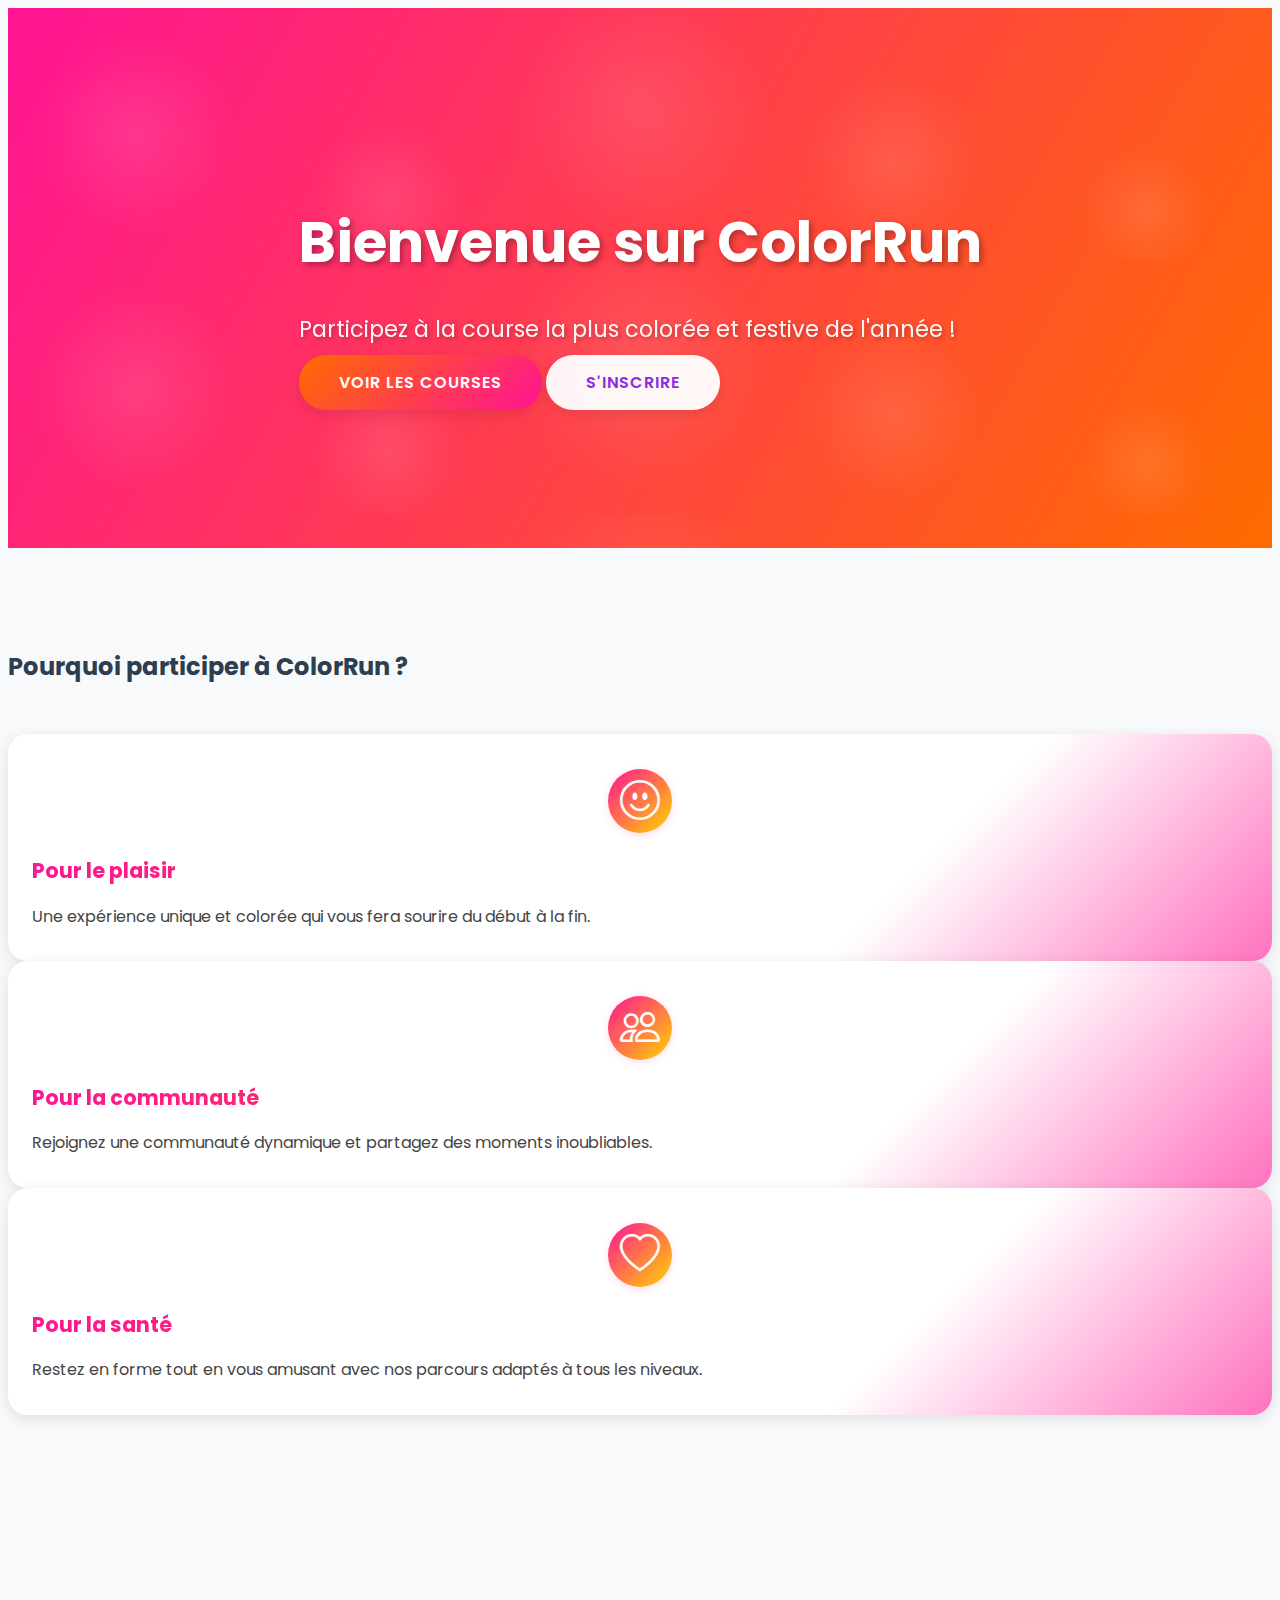
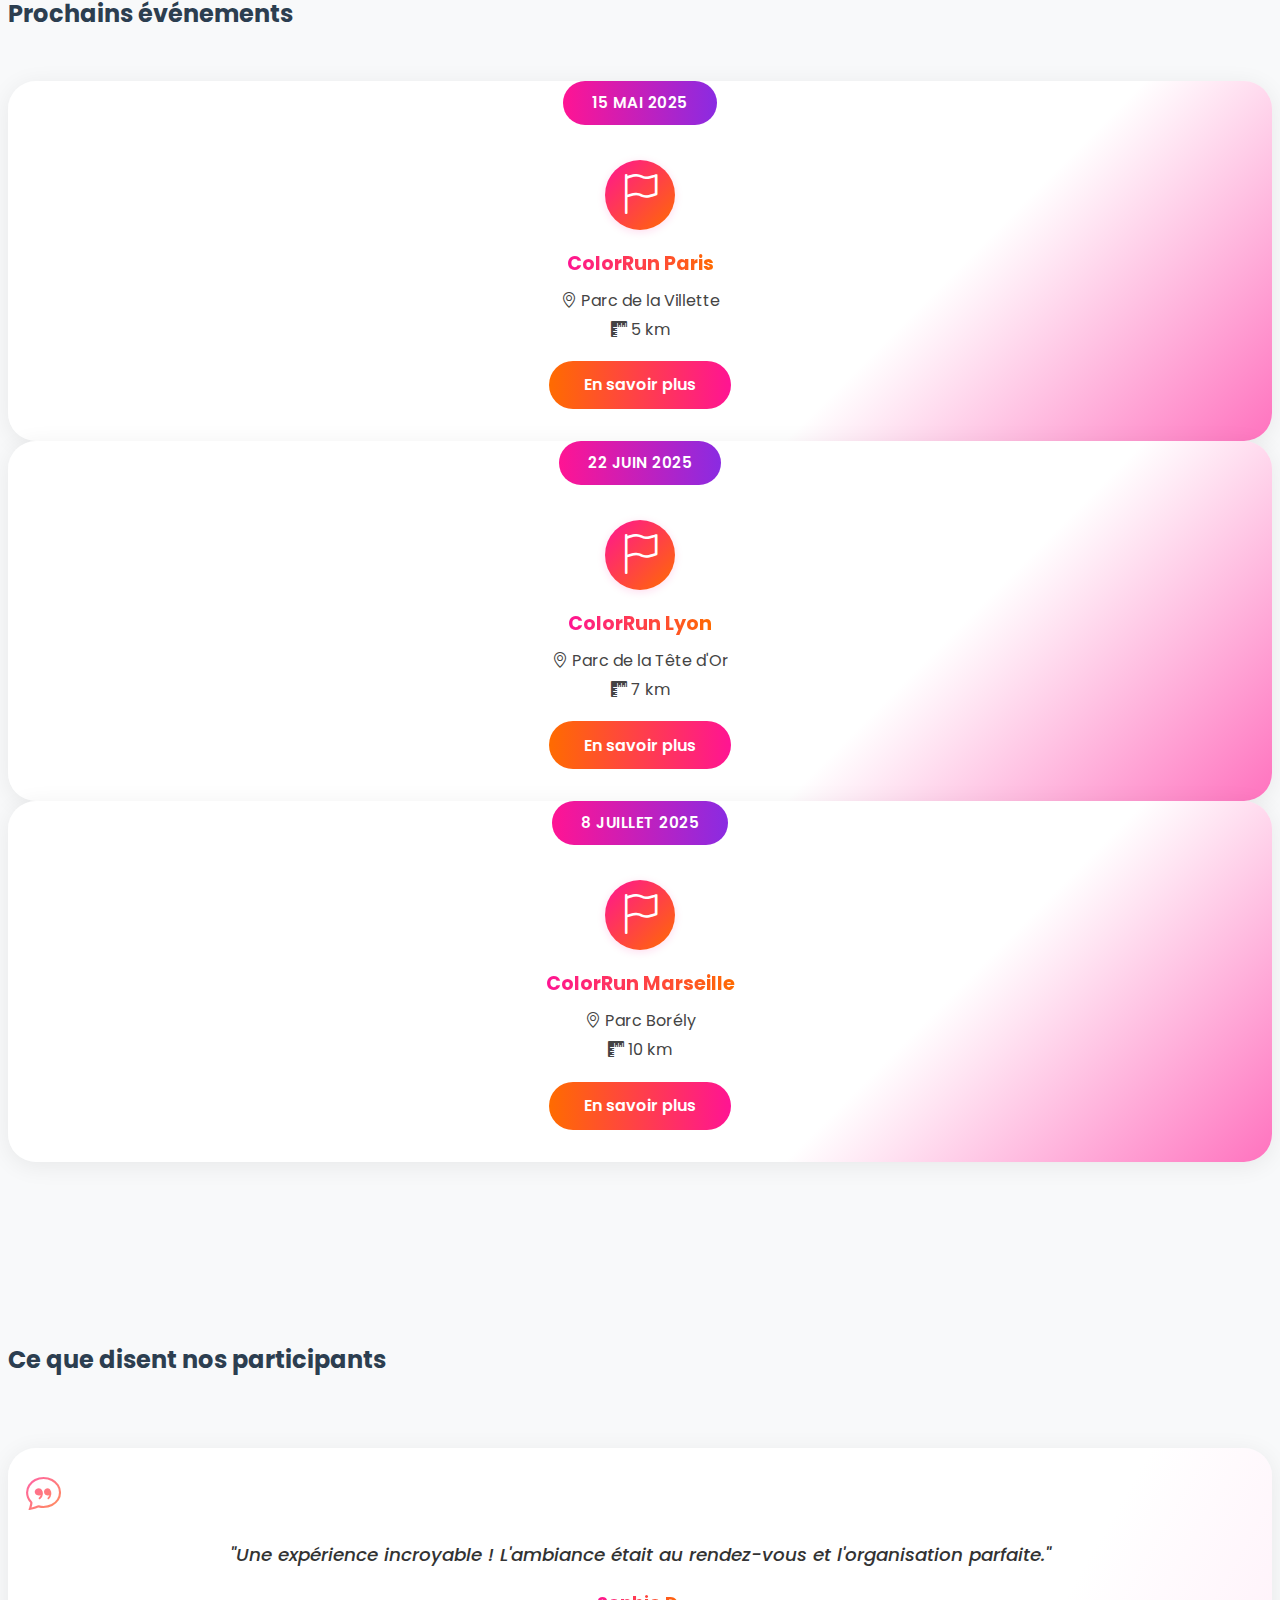
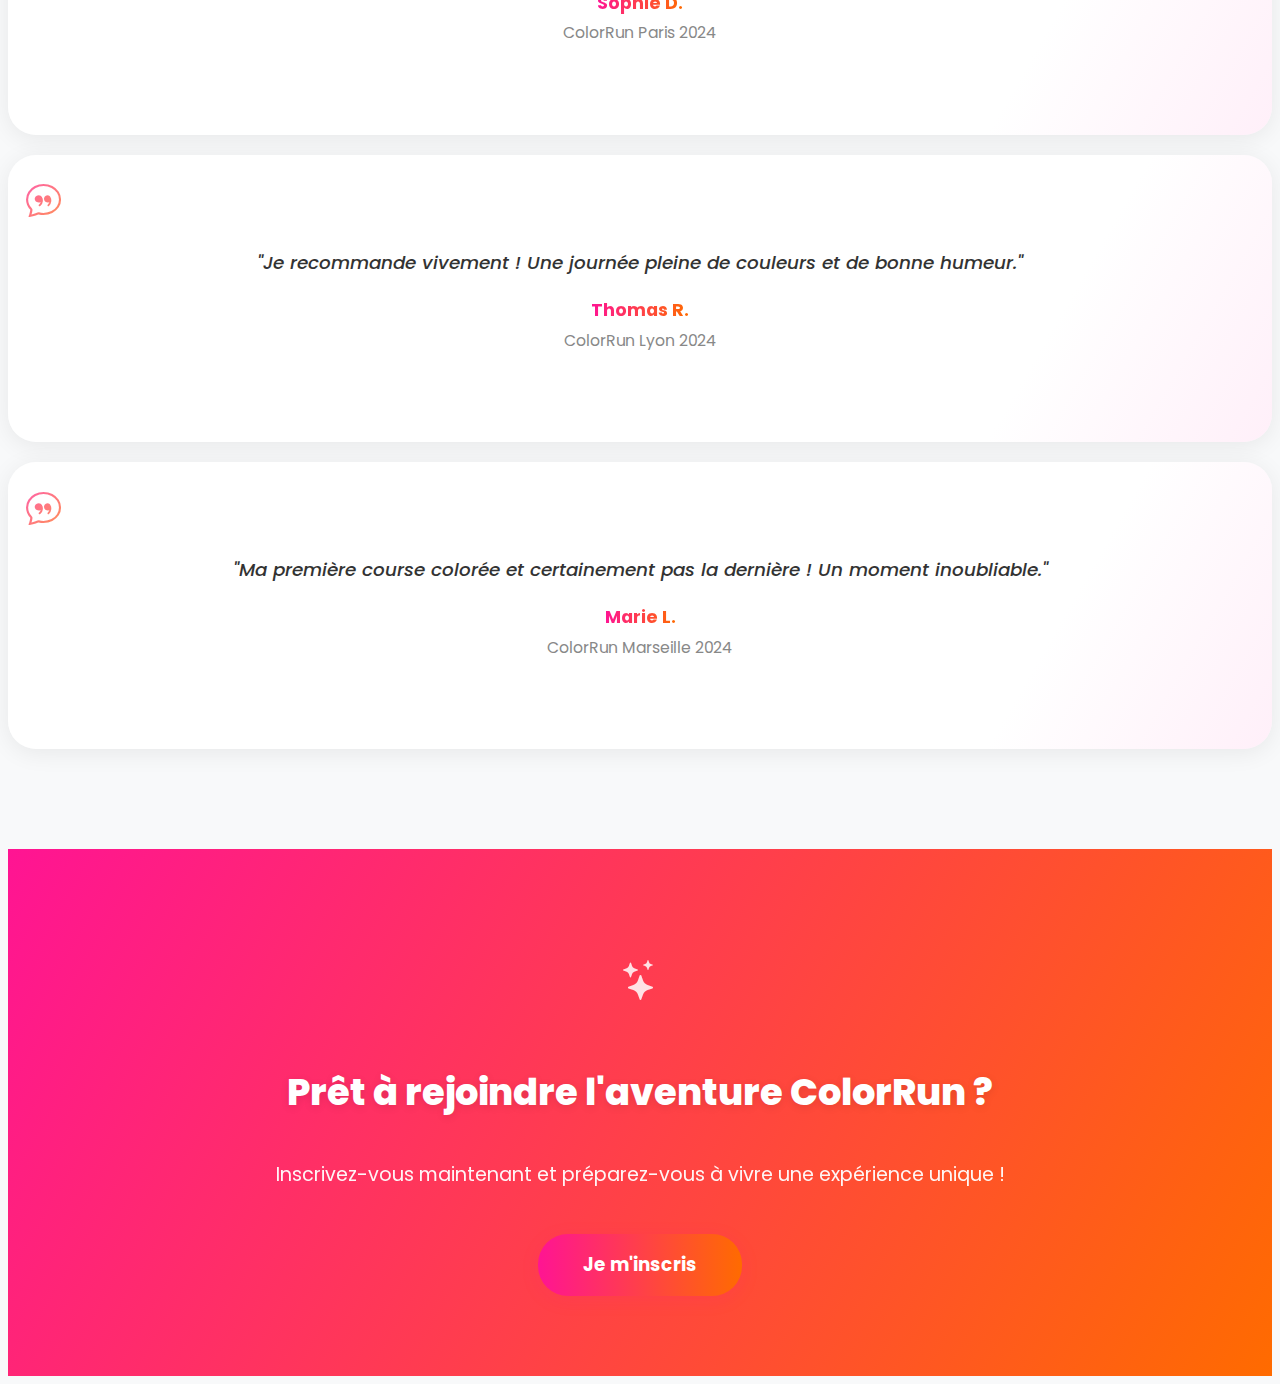
<file: src/main/resources/templates/home.html>
<!DOCTYPE html>
<html xmlns:th="http://www.thymeleaf.org" lang="fr">
<head>
    <meta charset="UTF-8">
    <meta name="viewport" content="width=device-width, initial-scale=1.0">
    <title>ColorRun - Accueil</title>
    
    <!-- Google Fonts -->
    <link href="https://fonts.googleapis.com/css2?family=Poppins:wght@400;500;600;700&display=swap" rel="stylesheet">
    <!-- Bootstrap CSS -->
    <link rel="stylesheet" th:href="@{/webjars/bootstrap/5.3.2/css/bootstrap.min.css}">
    <!-- Bootstrap Icons -->
    <link rel="stylesheet" href="https://cdn.jsdelivr.net/npm/bootstrap-icons@1.11.1/font/bootstrap-icons.css">
      <style>
        :root {
            /* Color Run Theme - Palette cohérente */
            --primary-pink: #FF1493;
            --primary-orange: #FF6B00;
            --primary-yellow: #FFD700;
            --primary-green: #32CD32;
            --primary-blue: #00CED1;
            --primary-purple: #8A2BE2;
            
            /* Gradients harmonieux */
            --gradient-rainbow: linear-gradient(135deg, 
                var(--primary-pink) 0%, 
                var(--primary-orange) 20%, 
                var(--primary-yellow) 40%, 
                var(--primary-green) 60%, 
                var(--primary-blue) 80%, 
                var(--primary-purple) 100%);
            --gradient-sunset: linear-gradient(135deg, var(--primary-orange), var(--primary-pink));
            --gradient-ocean: linear-gradient(135deg, var(--primary-blue), var(--primary-purple));
            --gradient-nature: linear-gradient(135deg, var(--primary-green), var(--primary-blue));
            
            /* Neutres */
            --text-dark: #2c3e50;
            --text-light: #ffffff;
            --bg-light: #f8f9fa;
            --shadow: 0 4px 15px rgba(0,0,0,0.1);
            --shadow-hover: 0 8px 25px rgba(0,0,0,0.15);
        }

        body {
            font-family: 'Poppins', sans-serif;
            background: var(--bg-light);
            color: var(--text-dark);
            line-height: 1.6;
        }

        .hero-section {
            background: linear-gradient(120deg, var(--primary-pink) 0%, var(--primary-orange) 100%);
            color: var(--text-light);
            min-height: 60vh;
            height: 60vh;
            padding: 0;
            margin-bottom: 0;
            position: relative;
            overflow: hidden;
            display: flex;
            align-items: center;
            justify-content: center;
        }

        .hero-section::before {
            content: '';
            position: absolute;
            top: 0;
            left: 0;
            right: 0;
            bottom: 0;
            background: url('data:image/svg+xml,<svg xmlns="http://www.w3.org/2000/svg" viewBox="0 0 100 20"><defs><radialGradient id="powder" cx="50%" cy="50%" r="50%"><stop offset="0%" style="stop-color:rgba(255,255,255,0.1)"/><stop offset="100%" style="stop-color:rgba(255,255,255,0)"/></radialGradient></defs><circle cx="10" cy="10" r="8" fill="url(%23powder)"/><circle cx="30" cy="15" r="6" fill="url(%23powder)"/><circle cx="50" cy="8" r="10" fill="url(%23powder)"/><circle cx="70" cy="12" r="7" fill="url(%23powder)"/><circle cx="90" cy="16" r="5" fill="url(%23powder)"/></svg>') repeat;
            animation: colorPowder 20s infinite linear;
        }

        @keyframes colorPowder {
            0% { transform: translateX(-100px); }
            100% { transform: translateX(100px); }
        }        .hero-section h1 {
            font-size: 3.5rem;
            font-weight: 700;
            text-shadow: 3px 3px 6px rgba(0, 0, 0, 0.3);
            margin-bottom: 1.5rem;
            position: relative;
            z-index: 2;
        }

        .hero-section .lead {
            font-size: 1.4rem;
            text-shadow: 2px 2px 4px rgba(0, 0, 0, 0.3);
            opacity: 0.95;
            position: relative;
            z-index: 2;
        }

        .btn {
            padding: 1rem 2.5rem;
            border-radius: 50px;
            font-weight: 600;
            text-transform: uppercase;
            letter-spacing: 1px;
            transition: all 0.3s ease;
            position: relative;
            z-index: 2;
            border: none;
        }

        .btn-primary {
            background: var(--gradient-sunset);
            color: var(--text-light);
            box-shadow: var(--shadow);
        }

        .btn-light {
            background: rgba(255, 255, 255, 0.95);
            color: var(--primary-purple);
            box-shadow: var(--shadow);
        }

        .btn:hover {
            transform: translateY(-3px);
            box-shadow: var(--shadow-hover);
        }

        .feature-card {
            background: linear-gradient(135deg, #fff 70%, var(--primary-pink) 120%);
            border: none;
            border-radius: 28px;
            padding: 2.2rem 1.5rem 2rem 1.5rem;
            box-shadow: 0 4px 24px 0 rgba(0,0,0,0.07);
            transition: transform 0.2s, box-shadow 0.2s;
            height: 100%;
            position: relative;
            overflow: hidden;
        }

        .feature-card:hover {
            transform: translateY(-8px) scale(1.03);
            box-shadow: 0 8px 32px 0 rgba(0,0,0,0.13);
        }

        .feature-icon {
            display: flex;
            align-items: center;
            justify-content: center;
            width: 64px;
            height: 64px;
            border-radius: 50%;
            background: linear-gradient(135deg, var(--primary-pink), var(--primary-yellow));
            color: #fff;
            font-size: 2.5rem;
            margin: 0 auto 1.2rem auto;
            box-shadow: 0 2px 8px rgba(255, 20, 147, 0.15);
        }

        .feature-card:nth-child(2) .feature-icon {
            background: linear-gradient(135deg, var(--primary-blue), var(--primary-green));
        }

        .feature-card:nth-child(3) .feature-icon {
            background: linear-gradient(135deg, var(--primary-purple), var(--primary-orange));
        }

        .card-title {
            font-weight: 700;
            font-size: 1.3rem;
            background: linear-gradient(90deg, var(--primary-pink), var(--primary-orange));
            -webkit-background-clip: text;
            -webkit-text-fill-color: transparent;
            background-clip: text;
            margin-bottom: 0.7rem;
        }

        .card-text {
            color: #444;
            font-size: 1rem;
            margin-bottom: 0;
        }

        .event-date {
            background: var(--gradient-ocean);
            color: white;
            padding: 0.6rem 1.8rem;
            border-radius: 25px;
            display: inline-block;
            margin-bottom: 1rem;
            font-weight: 600;
            font-size: 0.9rem;
            text-transform: uppercase;
            letter-spacing: 0.5px;
        }        .card {
            border: none;
            border-radius: 20px;
            overflow: hidden;
            box-shadow: var(--shadow);
            transition: all 0.3s ease;
            height: 100%;
        }

        .card:hover {
            transform: translateY(-5px);
            box-shadow: var(--shadow-hover);
        }

        .card-img-top {
            height: 220px;
            object-fit: cover;
            transition: transform 0.3s ease;
        }

        .card:hover .card-img-top {
            transform: scale(1.05);
        }

        .card-body {
            padding: 2rem;
        }

        .badge {
            padding: 0.5rem 1rem;
            border-radius: 20px;
            font-weight: 500;
            font-size: 0.8rem;
        }

        .badge.bg-success {
            background: var(--gradient-nature) !important;
        }

        .badge.bg-warning {
            background: linear-gradient(135deg, var(--primary-yellow), var(--primary-orange)) !important;
        }

        .badge.bg-danger {
            background: var(--gradient-sunset) !important;
        }

        /* Section titles */
        .section-title {
            text-align: center;
            margin-bottom: 3rem;
        }

        .section-title h2 {
            font-size: 2.5rem;
            font-weight: 700;
            background: var(--gradient-rainbow);
            -webkit-background-clip: text;
            -webkit-text-fill-color: transparent;
            background-clip: text;
            margin-bottom: 1rem;
        }

        .section-title p {
            font-size: 1.1rem;
            color: #666;
            max-width: 600px;
            margin: 0 auto;
        }

        /* Animations */
        @keyframes bounce {
            0%, 20%, 50%, 80%, 100% {
                transform: translateY(0);
            }
            40% {
                transform: translateY(-10px);
            }
            60% {
                transform: translateY(-5px);
            }
        }

        .hero-section .btn {
            animation: bounce 2s infinite;
            animation-delay: 1s;
        }

        /* Responsive design */
        @media (max-width: 768px) {
            .hero-section h1 {
                font-size: 2.5rem;
            }
            
            .hero-section .lead {
                font-size: 1.2rem;
            }
            
            .feature-card {
                margin-bottom: 2rem;
            }
        }

        .testimonial-card {
            background: linear-gradient(120deg, #fff 80%, #ffe0f3 120%);
            border-radius: 28px;
            padding: 2.2rem 1.5rem 2rem 1.5rem;
            margin: 20px 0;
            box-shadow: 0 4px 24px 0 rgba(0,0,0,0.07);
            position: relative;
            text-align: center;
            border: none;
            overflow: hidden;
            min-height: 220px;
            display: flex;
            flex-direction: column;
            align-items: center;
            justify-content: center;
        }
        .testimonial-icon {
            position: absolute;
            top: 18px;
            left: 18px;
            font-size: 2.2rem;
            background: linear-gradient(135deg, var(--primary-pink), var(--primary-orange));
            -webkit-background-clip: text;
            -webkit-text-fill-color: transparent;
            background-clip: text;
            opacity: 0.7;
        }
        .testimonial-quote {
            font-size: 1.15rem;
            color: #333;
            margin-bottom: 1.2rem;
            font-style: italic;
            font-weight: 500;
        }
        .testimonial-name {
            font-weight: 700;
            font-size: 1.1rem;
            background: linear-gradient(90deg, var(--primary-pink), var(--primary-orange));
            -webkit-background-clip: text;
            -webkit-text-fill-color: transparent;
            background-clip: text;
            margin-bottom: 0.2rem;
        }
        .testimonial-event {
            color: #888;
            font-size: 0.98rem;
            margin-bottom: 0;
        }

        /* Call-to-action modernisé */
        .cta-section {
            background: linear-gradient(120deg, var(--primary-pink) 0%, var(--primary-orange) 100%);
            color: #fff;
            padding: 100px 0 80px 0;
            position: relative;
            overflow: hidden;
            text-align: center;
        }
        .cta-section h2 {
            font-size: 2.3rem;
            font-weight: 800;
            margin-bottom: 1.2rem;
            color: #fff;
            text-shadow: 0 2px 8px rgba(0,0,0,0.10);
        }
        .cta-section p {
            font-size: 1.2rem;
            margin-bottom: 2.2rem;
            color: #fff;
            opacity: 0.95;
        }
        .cta-btn {
            background: linear-gradient(90deg, var(--primary-pink), var(--primary-orange));
            color: #fff;
            border: none;
            border-radius: 30px;
            padding: 1rem 2.8rem;
            font-weight: 700;
            font-size: 1.15rem;
            box-shadow: 0 4px 18px 0 rgba(255,20,147,0.13);
            transition: background 0.2s, transform 0.2s;
            margin-top: 0.5rem;
            display: inline-block;
        }
        .cta-btn:hover {
            background: linear-gradient(90deg, var(--primary-orange), var(--primary-pink));
            transform: translateY(-3px) scale(1.04);
        }
        .cta-festive {
            font-size: 2.5rem;
            margin-bottom: 1.2rem;
            display: block;
            color: #fff;
            opacity: 0.85;
        }

        .color-powder-animation {
            position: absolute;
            width: 100%;
            height: 100%;
            top: 0;
            left: 0;
            pointer-events: none;
            overflow: hidden;
        }

        .cta-powder {
            position: absolute;
            width: 20px;
            height: 20px;
            border-radius: 50%;
            animation: colorPowder 3s infinite;
            bottom: -20px;
        }

        @keyframes colorPowder {
            0% {
                transform: translateY(0) scale(1);
                opacity: 1;
            }
            100% {
                transform: translateY(-100vh) scale(0);
                opacity: 0;
            }
        }

        .cta-powder:nth-child(1) {
            background-color: var(--color-pink);
            left: 10%;
            animation-delay: 0s;
        }

        .cta-powder:nth-child(2) {
            background-color: var(--color-yellow);
            left: 30%;
            animation-delay: 0.5s;
        }

        .cta-powder:nth-child(3) {
            background-color: var(--color-blue);
            left: 50%;
            animation-delay: 1s;
        }

        .cta-powder:nth-child(4) {
            background-color: var(--color-green);
            left: 70%;
            animation-delay: 1.5s;
        }

        .cta-powder:nth-child(5) {
            background-color: var(--color-purple);
            left: 90%;
            animation-delay: 2s;
        }

        section {
            padding: 80px 0;
        }

        section h2 {
            font-weight: 700;
            margin-bottom: 3rem;
            position: relative;
            display: inline-block;
        }

        section h2::after {
            content: '';
            position: absolute;
            bottom: -10px;
            left: 50%;
            transform: translateX(-50%);
            width: 50px;
            height: 3px;
            background: linear-gradient(45deg, var(--color-purple), var(--color-blue));
        }

        /* Ajout ou modification du CSS pour la section événements */
        .event-card {
            background: linear-gradient(135deg, #fff 70%, var(--primary-pink) 120%);
            border: none;
            border-radius: 28px;
            box-shadow: 0 4px 24px 0 rgba(0,0,0,0.07);
            transition: transform 0.2s, box-shadow 0.2s;
            height: 100%;
            position: relative;
            overflow: hidden;
            display: flex;
            flex-direction: column;
            align-items: center;
            justify-content: flex-end;
            padding-bottom: 2rem;
        }
        .event-card:hover {
            transform: translateY(-8px) scale(1.03);
            box-shadow: 0 8px 32px 0 rgba(0,0,0,0.13);
        }
        .event-icon {
            display: flex;
            align-items: center;
            justify-content: center;
            width: 70px;
            height: 70px;
            border-radius: 50%;
            background: linear-gradient(135deg, var(--primary-pink), var(--primary-orange));
            color: #fff;
            font-size: 2.5rem;
            margin: 1.5rem auto 1.2rem auto;
            box-shadow: 0 2px 8px rgba(255, 20, 147, 0.15);
        }
        .event-date {
            background: linear-gradient(90deg, var(--primary-pink), var(--primary-purple));
            color: #fff;
            padding: 0.6rem 1.8rem;
            border-radius: 25px;
            display: inline-block;
            margin-bottom: 0.7rem;
            font-weight: 600;
            font-size: 0.95rem;
            text-transform: uppercase;
            letter-spacing: 0.5px;
            text-align: center;
        }
        .event-title {
            font-weight: 700;
            font-size: 1.2rem;
            background: linear-gradient(90deg, var(--primary-pink), var(--primary-orange));
            -webkit-background-clip: text;
            -webkit-text-fill-color: transparent;
            background-clip: text;
            margin-bottom: 0.5rem;
            text-align: center;
        }
        .event-info {
            color: #444;
            font-size: 1rem;
            margin-bottom: 0.2rem;
            text-align: center;
        }
        .event-btn {
            background: linear-gradient(90deg, var(--primary-orange), var(--primary-pink));
            color: #fff;
            border: none;
            border-radius: 25px;
            padding: 0.7rem 2.2rem;
            font-weight: 600;
            margin-top: 1rem;
            font-size: 1rem;
            transition: background 0.2s;
            text-align: center;
            display: block;
        }
        .event-btn:hover {
            background: linear-gradient(90deg, var(--primary-pink), var(--primary-orange));
            color: #fff;
        }
    </style>
</head>
<body>
    <!-- En-tête -->
    <div th:replace="~{fragments/header :: header}"></div>

    <!-- Section Hero avec animation de poudre -->
    <section class="hero-section">
        <div class="color-powder-animation">
            <div class="cta-powder"></div>
            <div class="cta-powder"></div>
            <div class="cta-powder"></div>
            <div class="cta-powder"></div>
            <div class="cta-powder"></div>
        </div>
        <div class="container text-center position-relative z-1">
            <h1 class="display-4 mb-4 text-white">Bienvenue sur ColorRun</h1>
            <p class="lead mb-4 text-white">Participez à la course la plus colorée et festive de l'année !</p>
            <div class="d-flex justify-content-center gap-3 flex-wrap">
                <a th:href="@{/races}" class="btn btn-primary btn-lg hover-effect">Voir les courses</a>
                <a th:href="@{/register}" class="btn btn-light btn-lg hover-effect">S'inscrire</a>
            </div>
        </div>
    </section>

    <!-- Section Caractéristiques -->
    <section class="container mb-5 py-5">
        <h2 class="text-center mb-4">Pourquoi participer à ColorRun ?</h2>
        <div class="row">
            <div class="col-md-4 mb-4">
                <div class="card feature-card h-100">
                    <div class="feature-icon"><i class="bi bi-emoji-smile"></i></div>
                    <h3 class="card-title">Pour le plaisir</h3>
                    <p class="card-text">Une expérience unique et colorée qui vous fera sourire du début à la fin.</p>
                </div>
            </div>
            <div class="col-md-4 mb-4">
                <div class="card feature-card h-100">
                    <div class="feature-icon"><i class="bi bi-people"></i></div>
                    <h3 class="card-title">Pour la communauté</h3>
                    <p class="card-text">Rejoignez une communauté dynamique et partagez des moments inoubliables.</p>
                </div>
            </div>
            <div class="col-md-4 mb-4">
                <div class="card feature-card h-100">
                    <div class="feature-icon"><i class="bi bi-heart"></i></div>
                    <h3 class="card-title">Pour la santé</h3>
                    <p class="card-text">Restez en forme tout en vous amusant avec nos parcours adaptés à tous les niveaux.</p>
                </div>
            </div>
        </div>
    </section>

    <!-- Section Prochains événements -->
    <section class="container mb-5 py-5">
        <h2 class="text-center mb-4">Prochains événements</h2>
        <div class="row">
            <div class="col-md-4 mb-4">
                <div class="event-card">
                    <div class="event-date">15 Mai 2025</div>
                    <div class="event-icon"><i class="bi bi-flag"></i></div>
                    <div class="event-title">ColorRun Paris</div>
                    <div class="event-info"><i class="bi bi-geo-alt"></i> Parc de la Villette</div>
                    <div class="event-info"><i class="bi bi-rulers"></i> 5 km</div>
                    <a th:href="@{/races/1}" class="event-btn">En savoir plus</a>
                </div>
            </div>
            <div class="col-md-4 mb-4">
                <div class="event-card">
                    <div class="event-date">22 Juin 2025</div>
                    <div class="event-icon"><i class="bi bi-flag"></i></div>
                    <div class="event-title">ColorRun Lyon</div>
                    <div class="event-info"><i class="bi bi-geo-alt"></i> Parc de la Tête d'Or</div>
                    <div class="event-info"><i class="bi bi-rulers"></i> 7 km</div>
                    <a th:href="@{/races/2}" class="event-btn">En savoir plus</a>
                </div>
            </div>
            <div class="col-md-4 mb-4">
                <div class="event-card">
                    <div class="event-date">8 Juillet 2025</div>
                    <div class="event-icon"><i class="bi bi-flag"></i></div>
                    <div class="event-title">ColorRun Marseille</div>
                    <div class="event-info"><i class="bi bi-geo-alt"></i> Parc Borély</div>
                    <div class="event-info"><i class="bi bi-rulers"></i> 10 km</div>
                    <a th:href="@{/races/3}" class="event-btn">En savoir plus</a>
                </div>
            </div>
        </div>
    </section>

    <!-- Section Témoignages -->
    <section class="container mb-5 py-5">
        <h2 class="text-center mb-4">Ce que disent nos participants</h2>
        <div class="row">
            <div class="col-md-4 mb-4">
                <div class="testimonial-card">
                    <span class="testimonial-icon"><i class="bi bi-chat-quote"></i></span>
                    <div class="testimonial-quote">"Une expérience incroyable ! L'ambiance était au rendez-vous et l'organisation parfaite."</div>
                    <div class="testimonial-name">Sophie D.</div>
                    <div class="testimonial-event">ColorRun Paris 2024</div>
                </div>
            </div>
            <div class="col-md-4 mb-4">
                <div class="testimonial-card">
                    <span class="testimonial-icon"><i class="bi bi-chat-quote"></i></span>
                    <div class="testimonial-quote">"Je recommande vivement ! Une journée pleine de couleurs et de bonne humeur."</div>
                    <div class="testimonial-name">Thomas R.</div>
                    <div class="testimonial-event">ColorRun Lyon 2024</div>
                </div>
            </div>
            <div class="col-md-4 mb-4">
                <div class="testimonial-card">
                    <span class="testimonial-icon"><i class="bi bi-chat-quote"></i></span>
                    <div class="testimonial-quote">"Ma première course colorée et certainement pas la dernière ! Un moment inoubliable."</div>
                    <div class="testimonial-name">Marie L.</div>
                    <div class="testimonial-event">ColorRun Marseille 2024</div>
                </div>
            </div>
        </div>
    </section>

    <!-- Section Call-to-Action -->
    <section class="cta-section mb-5">
        <span class="cta-festive"><i class="bi bi-stars"></i></span>
        <div class="container text-center">
            <h2 class="mb-4 text-white">Prêt à rejoindre l'aventure ColorRun ?</h2>
            <p class="lead mb-4 text-white">Inscrivez-vous maintenant et préparez-vous à vivre une expérience unique !</p>
            <a th:href="@{/register}" class="cta-btn">Je m'inscris</a>
        </div>
    </section>

    <!-- Pied de page -->
    <div th:replace="~{fragments/footer :: footer}"></div>

    <!-- Scripts -->
    <script th:src="@{/webjars/jquery/3.7.1/jquery.min.js}"></script>
    <script th:src="@{/webjars/bootstrap/5.3.2/js/bootstrap.bundle.min.js}"></script>
</body>
</html>
</file>
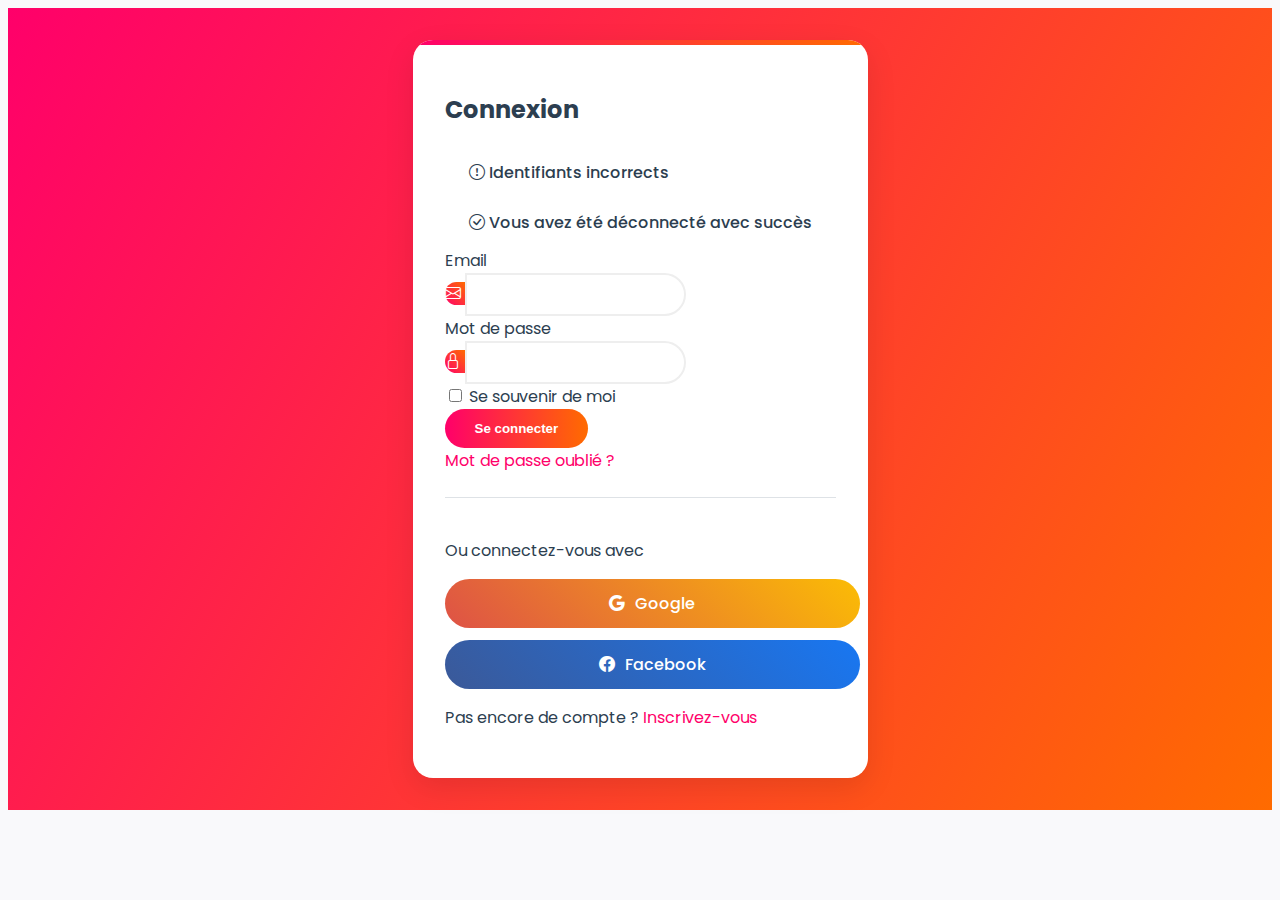
<file: src/main/resources/templates/login.html>
<!DOCTYPE html>
<html xmlns:th="http://www.thymeleaf.org" lang="fr">
<head>
    <meta charset="UTF-8">
    <meta name="viewport" content="width=device-width, initial-scale=1.0">
    <title>Connexion - ColorRun</title>
    
    <!-- Google Fonts -->
    <link href="https://fonts.googleapis.com/css2?family=Poppins:wght@400;500;600;700&display=swap" rel="stylesheet">
    <!-- Bootstrap CSS -->
    <link rel="stylesheet" th:href="@{/webjars/bootstrap/5.3.2/css/bootstrap.min.css}">
    <!-- Bootstrap Icons -->
    <link rel="stylesheet" href="https://cdn.jsdelivr.net/npm/bootstrap-icons@1.11.1/font/bootstrap-icons.css">
    <!-- Custom CSS -->
    <link rel="stylesheet" th:href="@{/css/style.css}">
    
    <style>
:root {
    --color-pink: #ff006a;
    --color-orange: #ff6b00;
    --color-bg: #f9f9fb;
    --color-dark: #2c3e50;
    --color-light: #ffffff;
}

/* Body */
body {
    font-family: 'Poppins', sans-serif;
    background-color: var(--color-bg);
    color: var(--color-dark);
}

/* Page */
.login-container {
    min-height: calc(100vh - 200px);
    display: flex;
    align-items: center;
    justify-content: center;
    background: linear-gradient(120deg, var(--color-pink), var(--color-orange));
    position: relative;
    padding: 2rem 1rem;
}

/* Card */
.login-card {
    background: var(--color-light);
    border-radius: 20px;
    padding: 2rem;
    box-shadow: 0 10px 30px rgba(0, 0, 0, 0.1);
    position: relative;
    overflow: hidden;
    z-index: 2;
}

.login-card::before {
    content: '';
    position: absolute;
    top: 0; left: 0;
    width: 100%;
    height: 5px;
    background: linear-gradient(90deg, var(--color-pink), var(--color-orange));
}

/* Title */
.login-card h2 {
    font-weight: 700;
    color: var(--color-dark);
}

/* Inputs */
.form-control {
    border-radius: 25px;
    padding: 12px 20px;
    border: 2px solid #eee;
    transition: all 0.3s ease;
}

.form-control:focus {
    border-color: var(--color-pink);
    box-shadow: 0 0 0 0.2rem rgba(255, 0, 106, 0.2);
}

/* Input Group */
.input-group-text {
    border-radius: 25px 0 0 25px;
    background: linear-gradient(45deg, var(--color-pink), var(--color-orange));
    color: white;
    border: none;
}

.input-group .form-control {
    border-radius: 0 25px 25px 0;
}

/* Button */
.btn-primary {
    background: linear-gradient(90deg, var(--color-pink), var(--color-orange));
    border: none;
    color: white;
    font-weight: 600;
    border-radius: 25px;
    padding: 12px 30px;
    transition: 0.3s ease;
}

.btn-primary:hover {
    background: linear-gradient(90deg, var(--color-orange), var(--color-pink));
    transform: translateY(-2px);
}

/* Social Login */
.social-login {
    border-top: 1px solid #dee2e6;
    padding-top: 1.5rem;
    margin-top: 1.5rem;
}

.social-btn {
    width: 100%;
    padding: 12px;
    margin-bottom: 12px;
    border-radius: 25px;
    font-weight: 500;
    display: flex;
    align-items: center;
    justify-content: center;
    gap: 10px;
    transition: all 0.3s ease;
    color: #fff;
    border: none;
}

.google-btn {
    background: linear-gradient(45deg, #de5246, #fbbc05);
}

.facebook-btn {
    background: linear-gradient(45deg, #3b5998, #1877f2);
}

.social-btn:hover {
    transform: translateY(-2px);
    box-shadow: 0 5px 15px rgba(0,0,0,0.1);
}

/* Text links */
a {
    color: var(--color-pink);
    transition: 0.2s ease;
    text-decoration: none;
}

a:hover {
    color: var(--color-orange);
    text-decoration: underline;
}

/* Checkbox */
.form-check-input:checked {
    background-color: var(--color-pink);
    border-color: var(--color-pink);
}

/* Alerts */
.alert {
    border-radius: 25px;
    padding: 0.8rem 1.5rem;
    font-weight: 500;
}
</style>

</head>
<body>
    <!-- En-tête -->
    <div th:replace="~{fragments/header :: header}"></div>

    <!-- Contenu principal -->
    <div class="login-container">
        <div class="color-powder"></div>
        <div class="color-powder"></div>
        <div class="color-powder"></div>
        <div class="color-powder"></div>
        <div class="color-powder"></div>
        
        <div class="container">
            <div class="row justify-content-center">
                <div class="col-md-6 col-lg-5">
                    <div class="login-card p-4">
                        <h2 class="text-center mb-4">Connexion</h2>
                        
                        <!-- Messages d'erreur/succès -->
                        <div th:if="${param.error}" class="alert alert-danger rounded-pill">
                            <i class="bi bi-exclamation-circle me-2"></i>
                            Identifiants incorrects
                        </div>
                        <div th:if="${param.logout}" class="alert alert-success rounded-pill">
                            <i class="bi bi-check-circle me-2"></i>
                            Vous avez été déconnecté avec succès
                        </div>
                        
                        <!-- Formulaire de connexion -->
                        <form th:action="@{/login}" method="post">
                            <div class="mb-3">
                                <label for="email" class="form-label">Email</label>
                                <div class="input-group">
                                    <span class="input-group-text">
                                        <i class="bi bi-envelope"></i>
                                    </span>
                                    <input type="email" class="form-control" id="email" name="email" required>
                                </div>
                            </div>
                            
                            <div class="mb-3">
                                <label for="password" class="form-label">Mot de passe</label>
                                <div class="input-group">
                                    <span class="input-group-text">
                                        <i class="bi bi-lock"></i>
                                    </span>
                                    <input type="password" class="form-control" id="password" name="password" required>
                                </div>
                            </div>
                            
                            <div class="mb-3 form-check">
                                <input type="checkbox" class="form-check-input" id="remember-me" name="remember-me">
                                <label class="form-check-label" for="remember-me">Se souvenir de moi</label>
                            </div>
                            
                            <div class="d-grid">
                                <button type="submit" class="btn btn-primary hover-effect">Se connecter</button>
                            </div>
                        </form>
                        
                        <!-- Liens utiles -->
                        <div class="text-center mt-3">
                            <a th:href="@{/forgot-password}" class="text-decoration-none">Mot de passe oublié ?</a>
                        </div>
                        
                        <!-- Connexion sociale -->
                        <div class="social-login">
                            <p class="text-center mb-3">Ou connectez-vous avec</p>
                            <a href="/oauth2/authorization/google" class="btn social-btn google-btn hover-effect">
                                <i class="bi bi-google"></i>
                                Google
                            </a>
                            <a href="/oauth2/authorization/facebook" class="btn social-btn facebook-btn hover-effect">
                                <i class="bi bi-facebook"></i>
                                Facebook
                            </a>
                        </div>
                        
                        <!-- Lien d'inscription -->
                        <div class="text-center mt-3">
                            <p class="mb-0">
                                Pas encore de compte ?
                                <a th:href="@{/register}" class="text-decoration-none">Inscrivez-vous</a>
                            </p>
                        </div>
                    </div>
                </div>
            </div>
        </div>
    </div>

    <!-- Pied de page -->
    <div th:replace="~{fragments/footer :: footer}"></div>

    <!-- Scripts -->
    <script th:src="@{/webjars/jquery/3.7.1/jquery.min.js}"></script>
    <script th:src="@{/webjars/bootstrap/5.3.2/js/bootstrap.bundle.min.js}"></script>
    <script th:inline="javascript">
        // Obtenir le contexte de l'application depuis Thymeleaf
        const contextPath = /*[[@{/}]]*/ '';

        // Intercepter la soumission du formulaire
        document.querySelector('form').addEventListener('submit', function(e) {
            e.preventDefault();
            
            // Données factices pour le profil
            const mockUser = {
                firstName: 'Jean',
                lastName: 'Dupont',
                email: document.getElementById('email').value,
                phone: '06 12 34 56 78',
                address: '123 Rue de la Paix',
                postalCode: '75000',
                city: 'Paris',
                profilePicture: 'https://i.pravatar.cc/150',
                completedRaces: 5,
                upcomingRaces: 2,
                totalDistance: 25,
                newsletter: true
            };
            
            // Stocker les données dans le localStorage
            localStorage.setItem('mockUser', JSON.stringify(mockUser));
            
            // Rediriger vers la page de profil
            window.location.href = contextPath + 'profile';
        });
    </script>
</body>
</html>
</file>
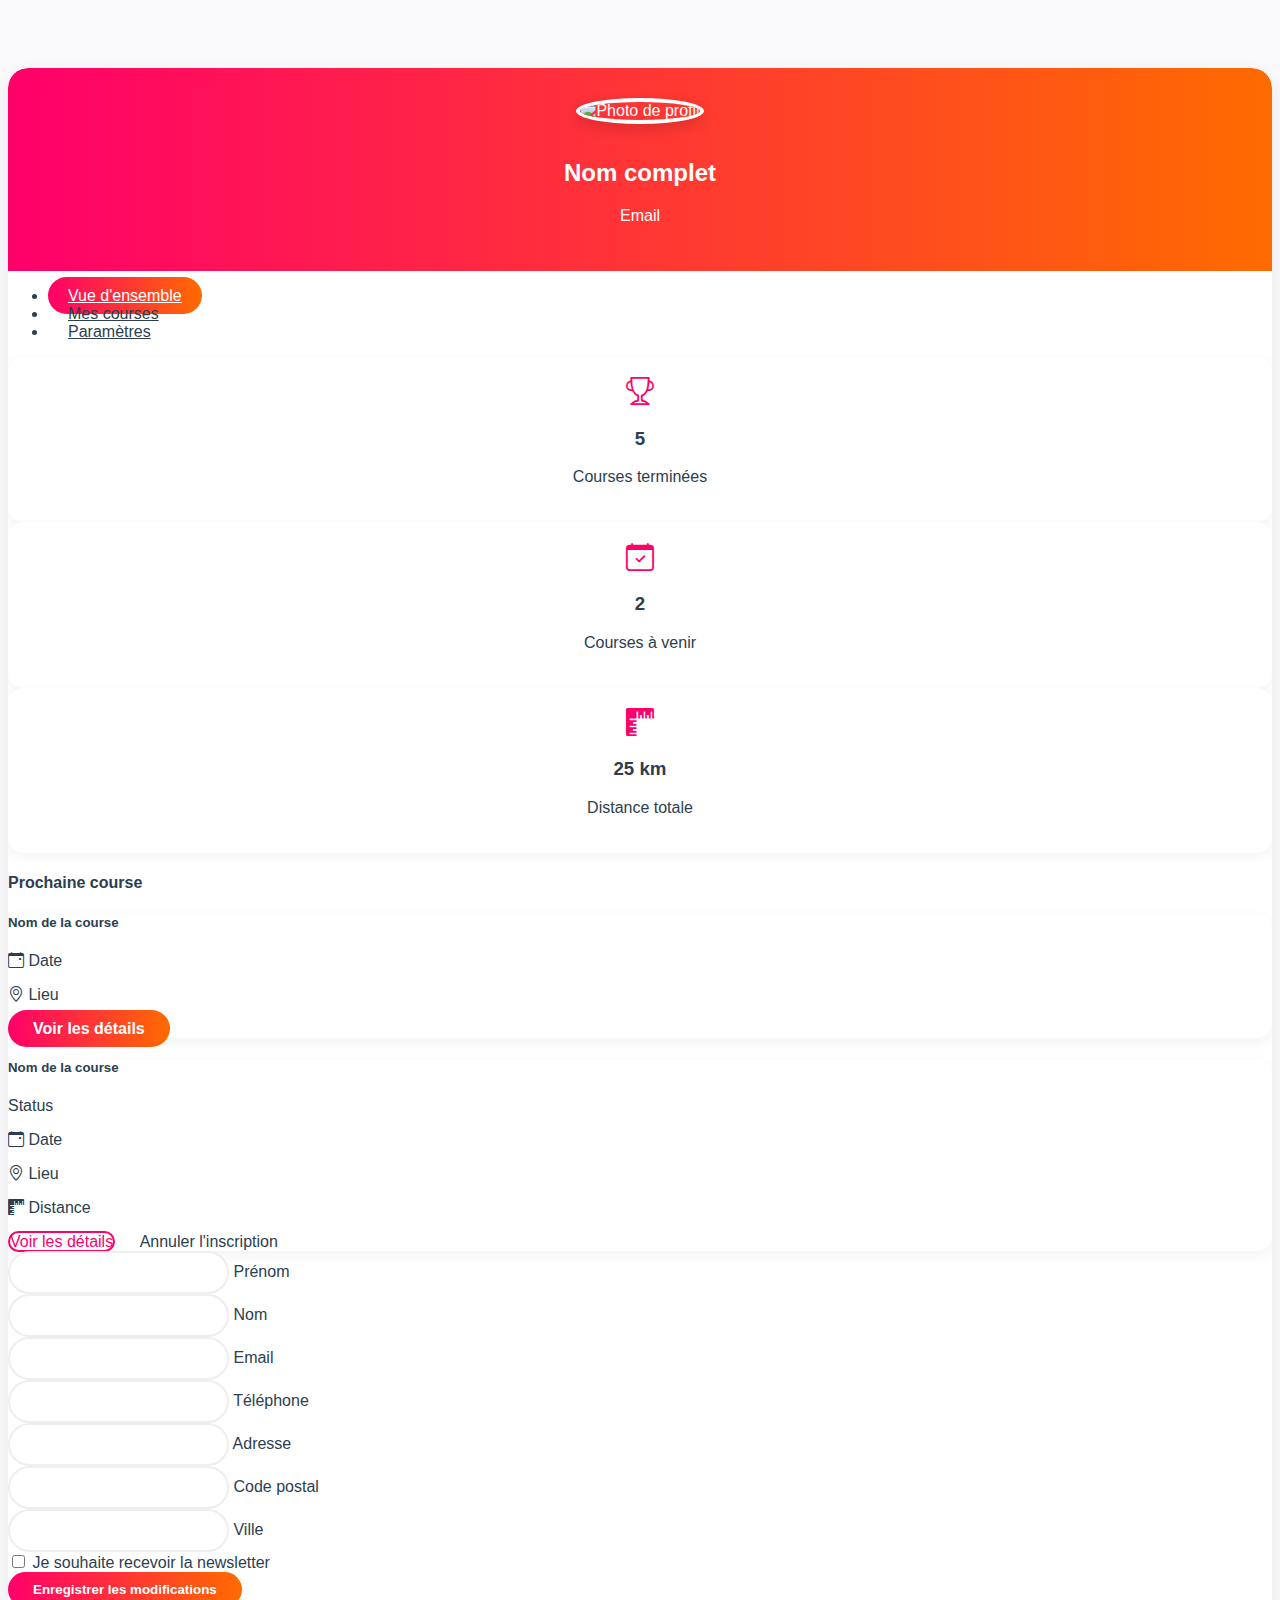
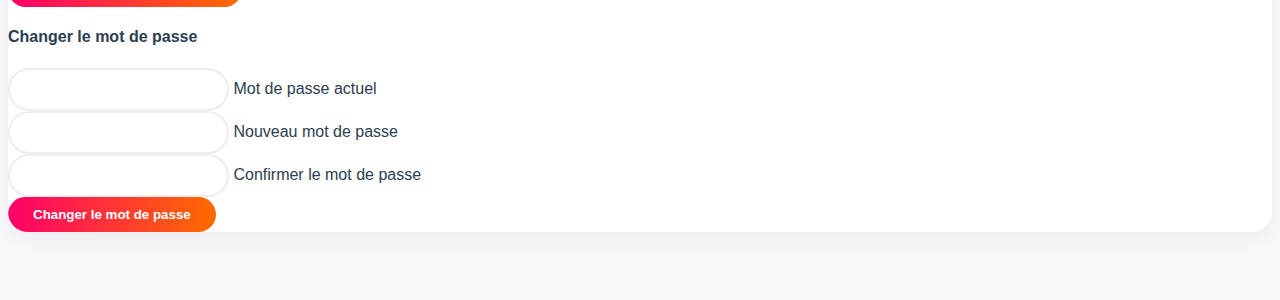
<file: src/main/resources/templates/profile.html>
<!DOCTYPE html>
<html xmlns:th="http://www.thymeleaf.org" lang="fr">
<head>
    <meta charset="UTF-8">
    <meta name="viewport" content="width=device-width, initial-scale=1.0">
    <title>Mon Profil - ColorRun</title>
    
    <!-- Bootstrap CSS -->
    <link rel="stylesheet" th:href="@{/webjars/bootstrap/5.3.2/css/bootstrap.min.css}">
    <!-- Bootstrap Icons -->
    <link rel="stylesheet" href="https://cdn.jsdelivr.net/npm/bootstrap-icons@1.11.1/font/bootstrap-icons.css">
<style>
:root {
    --color-pink: #ff006a;
    --color-orange: #ff6b00;
    --color-light: #ffffff;
    --color-bg: #f9f9fb;
    --color-dark: #2c3e50;
    --color-muted: #6c757d;
}

/* Global */
body {
    font-family: 'Poppins', sans-serif;
    background-color: var(--color-bg);
    color: var(--color-dark);
}

/* Container */
.profile-container {
    min-height: calc(100vh - 200px);
    padding: 60px 0;
}

/* Card */
.profile-card {
    background: var(--color-light);
    border-radius: 20px;
    box-shadow: 0 6px 20px rgba(0, 0, 0, 0.06);
    overflow: hidden;
}

/* Header */
.profile-header {
    background: linear-gradient(90deg, var(--color-pink), var(--color-orange));
    color: var(--color-light);
    padding: 30px;
    border-radius: 20px 20px 0 0;
    text-align: center;
}

.profile-avatar {
    width: 120px;
    height: 120px;
    border-radius: 50%;
    border: 4px solid var(--color-light);
    object-fit: cover;
    box-shadow: 0 5px 15px rgba(0,0,0,0.15);
    margin-bottom: 15px;
}

/* Onglets */
.nav-pills .nav-link {
    border-radius: 25px;
    padding: 10px 20px;
    font-weight: 500;
    transition: 0.2s ease;
    color: var(--color-dark);
}

.nav-pills .nav-link.active {
    background: linear-gradient(90deg, var(--color-pink), var(--color-orange));
    color: var(--color-light);
}

/* Statistiques */
.stats-card {
    border-radius: 15px;
    padding: 20px;
    background: var(--color-light);
    box-shadow: 0 3px 12px rgba(0, 0, 0, 0.05);
    text-align: center;
}

.stats-card i {
    font-size: 28px;
    margin-bottom: 10px;
    color: var(--color-pink);
}

/* Race card */
.race-card {
    border-radius: 15px;
    box-shadow: 0 4px 16px rgba(0,0,0,0.05);
    transition: transform 0.3s ease;
}

.race-card:hover {
    transform: translateY(-5px);
}

/* Boutons */
.btn-primary {
    background: linear-gradient(90deg, var(--color-pink), var(--color-orange));
    border: none;
    color: #fff;
    font-weight: 600;
    border-radius: 25px;
    padding: 10px 25px;
    transition: 0.3s ease;
}

.btn-primary:hover {
    background: linear-gradient(90deg, var(--color-orange), var(--color-pink));
    transform: translateY(-1px);
}

.btn-outline-primary {
    border: 2px solid var(--color-pink);
    color: var(--color-pink);
    border-radius: 25px;
    font-weight: 500;
    transition: 0.3s ease;
}

.btn-outline-primary:hover {
    background: var(--color-pink);
    color: #fff;
}

.btn-outline-danger {
    border-radius: 25px;
    padding: 8px 20px;
}

/* Badges */
.badge-status {
    padding: 6px 14px;
    border-radius: 25px;
    font-weight: 500;
    font-size: 0.85rem;
}

.badge-status.completed {
    background-color: #28a745;
    color: #fff;
}

.badge-status.upcoming {
    background-color: #ffc107;
    color: #000;
}

/* Inputs */
.form-control {
    border-radius: 25px;
    padding: 0.75rem 1.25rem;
    border: 2px solid #eee;
}

.form-control:focus {
    border-color: var(--color-pink);
    box-shadow: 0 0 0 0.2rem rgba(255, 0, 106, 0.2);
}

.form-check-input:checked {
    background-color: var(--color-pink);
    border-color: var(--color-pink);
}
</style>
    
</head>
<body>
    <!-- En-tête -->
    <div th:replace="~{fragments/header :: header}"></div>

    <!-- Contenu principal -->
    <div class="profile-container">
        <div class="container">
            <div class="profile-card">
                <!-- En-tête du profil -->
                <div class="profile-header text-center">
                    <img th:src="${user.profilePicture}" alt="Photo de profil" class="profile-avatar mb-3">
                    <h2 th:text="${user.firstName + ' ' + user.lastName}">Nom complet</h2>
                    <p class="mb-0" th:text="${user.email}">Email</p>
                </div>
                
                <!-- Navigation -->
                <div class="p-4">
                    <ul class="nav nav-pills mb-4 justify-content-center" role="tablist">
                        <li class="nav-item">
                            <a class="nav-link active" data-bs-toggle="pill" href="#overview">Vue d'ensemble</a>
                        </li>
                        <li class="nav-item">
                            <a class="nav-link" data-bs-toggle="pill" href="#races">Mes courses</a>
                        </li>
                        <li class="nav-item">
                            <a class="nav-link" data-bs-toggle="pill" href="#settings">Paramètres</a>
                        </li>
                    </ul>
                    
                    <!-- Contenu des onglets -->
                    <div class="tab-content">
                        <!-- Vue d'ensemble -->
                        <div class="tab-pane fade show active" id="overview">
                            <div class="row g-4">
                                <!-- Statistiques -->
                                <div class="col-md-4">
                                    <div class="stats-card">
                                        <i class="bi bi-trophy"></i>
                                        <h3 th:text="${user.completedRaces}">5</h3>
                                        <p class="mb-0">Courses terminées</p>
                                    </div>
                                </div>
                                <div class="col-md-4">
                                    <div class="stats-card">
                                        <i class="bi bi-calendar-check"></i>
                                        <h3 th:text="${user.upcomingRaces}">2</h3>
                                        <p class="mb-0">Courses à venir</p>
                                    </div>
                                </div>
                                <div class="col-md-4">
                                    <div class="stats-card">
                                        <i class="bi bi-rulers"></i>
                                        <h3 th:text="${user.totalDistance + ' km'}">25 km</h3>
                                        <p class="mb-0">Distance totale</p>
                                    </div>
                                </div>
                            </div>
                            
                            <!-- Prochaine course -->
                            <div class="mt-4" th:if="${nextRace != null}">
                                <h4 class="mb-3">Prochaine course</h4>
                                <div class="card race-card">
                                    <div class="card-body">
                                        <div class="d-flex justify-content-between align-items-center">
                                            <div>
                                                <h5 class="card-title" th:text="${nextRace.name}">Nom de la course</h5>
                                                <p class="card-text mb-0">
                                                    <i class="bi bi-calendar-event me-2"></i>
                                                    <span th:text="${nextRace.date}">Date</span>
                                                </p>
                                                <p class="card-text mb-0">
                                                    <i class="bi bi-geo-alt me-2"></i>
                                                    <span th:text="${nextRace.location}">Lieu</span>
                                                </p>
                                            </div>
                                            <a th:href="@{'/races/' + ${nextRace.id}}" class="btn btn-primary">Voir les détails</a>
                                        </div>
                                    </div>
                                </div>
                            </div>
                        </div>
                        
                        <!-- Mes courses -->
                        <div class="tab-pane fade" id="races">
                            <div class="row g-4">
                                <div class="col-md-6" th:each="race : ${userRaces}">
                                    <div class="card race-card">
                                        <div class="card-body">
                                            <div class="d-flex justify-content-between align-items-start mb-3">
                                                <h5 class="card-title" th:text="${race.name}">Nom de la course</h5>
                                                <span th:class="${'badge badge-status ' + (race.completed ? 'completed' : 'upcoming')}"
                                                      th:text="${race.completed ? 'Terminée' : 'À venir'}">
                                                    Status
                                                </span>
                                            </div>
                                            <p class="card-text mb-2">
                                                <i class="bi bi-calendar-event me-2"></i>
                                                <span th:text="${race.date}">Date</span>
                                            </p>
                                            <p class="card-text mb-2">
                                                <i class="bi bi-geo-alt me-2"></i>
                                                <span th:text="${race.location}">Lieu</span>
                                            </p>
                                            <p class="card-text mb-3">
                                                <i class="bi bi-rulers me-2"></i>
                                                <span th:text="${race.distance + ' km'}">Distance</span>
                                            </p>
                                            <div class="d-flex justify-content-between align-items-center">
                                                <a th:href="@{'/races/' + ${race.id}}" class="btn btn-outline-primary">Voir les détails</a>
                                                <a th:if="${!race.completed}" th:href="@{'/races/' + ${race.id} + '/cancel'}" 
                                                   class="btn btn-outline-danger">
                                                    Annuler l'inscription
                                                </a>
                                            </div>
                                        </div>
                                    </div>
                                </div>
                            </div>
                        </div>
                        
                        <!-- Paramètres -->
                        <div class="tab-pane fade" id="settings">
                            <form th:action="@{/profile/update}" method="post" th:object="${user}">
                                <div class="row g-3">
                                    <!-- Informations personnelles -->
                                    <div class="col-md-6">
                                        <div class="form-floating">
                                            <input type="text" class="form-control" id="firstName" th:field="*{firstName}" required>
                                            <label for="firstName">Prénom</label>
                                        </div>
                                    </div>
                                    <div class="col-md-6">
                                        <div class="form-floating">
                                            <input type="text" class="form-control" id="lastName" th:field="*{lastName}" required>
                                            <label for="lastName">Nom</label>
                                        </div>
                                    </div>
                                    
                                    <div class="col-md-6">
                                        <div class="form-floating">
                                            <input type="email" class="form-control" id="email" th:field="*{email}" required>
                                            <label for="email">Email</label>
                                        </div>
                                    </div>
                                    <div class="col-md-6">
                                        <div class="form-floating">
                                            <input type="tel" class="form-control" id="phone" th:field="*{phone}" required>
                                            <label for="phone">Téléphone</label>
                                        </div>
                                    </div>
                                    
                                    <!-- Adresse -->
                                    <div class="col-12">
                                        <div class="form-floating">
                                            <input type="text" class="form-control" id="address" th:field="*{address}" required>
                                            <label for="address">Adresse</label>
                                        </div>
                                    </div>
                                    
                                    <div class="col-md-4">
                                        <div class="form-floating">
                                            <input type="text" class="form-control" id="postalCode" th:field="*{postalCode}" required>
                                            <label for="postalCode">Code postal</label>
                                        </div>
                                    </div>
                                    <div class="col-md-8">
                                        <div class="form-floating">
                                            <input type="text" class="form-control" id="city" th:field="*{city}" required>
                                            <label for="city">Ville</label>
                                        </div>
                                    </div>
                                    
                                    <!-- Préférences -->
                                    <div class="col-12">
                                        <div class="form-check">
                                            <input type="checkbox" class="form-check-input" id="newsletter" th:field="*{newsletter}">
                                            <label class="form-check-label" for="newsletter">
                                                Je souhaite recevoir la newsletter
                                            </label>
                                        </div>
                                    </div>
                                    
                                    <div class="col-12">
                                        <button type="submit" class="btn btn-primary">Enregistrer les modifications</button>
                                    </div>
                                </div>
                            </form>
                            
                            <!-- Changement de mot de passe -->
                            <div class="mt-5">
                                <h4 class="mb-4">Changer le mot de passe</h4>
                                <form th:action="@{/profile/password}" method="post">
                                    <div class="row g-3">
                                        <div class="col-md-4">
                                            <div class="form-floating">
                                                <input type="password" class="form-control" id="currentPassword" name="currentPassword" required>
                                                <label for="currentPassword">Mot de passe actuel</label>
                                            </div>
                                        </div>
                                        <div class="col-md-4">
                                            <div class="form-floating">
                                                <input type="password" class="form-control" id="newPassword" name="newPassword" required>
                                                <label for="newPassword">Nouveau mot de passe</label>
                                            </div>
                                        </div>
                                        <div class="col-md-4">
                                            <div class="form-floating">
                                                <input type="password" class="form-control" id="confirmPassword" name="confirmPassword" required>
                                                <label for="confirmPassword">Confirmer le mot de passe</label>
                                            </div>
                                        </div>
                                        <div class="col-12">
                                            <button type="submit" class="btn btn-primary">Changer le mot de passe</button>
                                        </div>
                                    </div>
                                </form>
                            </div>
                        </div>
                    </div>
                </div>
            </div>
        </div>
    </div>

    <!-- Pied de page -->
    <div th:replace="~{fragments/footer :: footer}"></div>

    <!-- Scripts -->
    <script th:src="@{/webjars/jquery/3.7.1/jquery.min.js}"></script>
    <script th:src="@{/webjars/bootstrap/5.3.2/js/bootstrap.bundle.min.js}"></script>
    <script th:inline="javascript">
        // Obtenir le contexte de l'application depuis Thymeleaf
        const contextPath = /*[[@{/}]]*/ '';

        // Récupérer les données mockées du localStorage
        const mockUser = JSON.parse(localStorage.getItem('mockUser'));
        if (mockUser) {
            // Mettre à jour les informations du profil
            document.querySelector('.profile-avatar').src = mockUser.profilePicture;
            document.querySelector('.profile-header h2').textContent = `${mockUser.firstName} ${mockUser.lastName}`;
            document.querySelector('.profile-header p').textContent = mockUser.email;
            
            // Mettre à jour les statistiques
            document.querySelectorAll('.stats-card h3').forEach((stat, index) => {
                switch(index) {
                    case 0:
                        stat.textContent = mockUser.completedRaces;
                        break;
                    case 1:
                        stat.textContent = mockUser.upcomingRaces;
                        break;
                    case 2:
                        stat.textContent = `${mockUser.totalDistance} km`;
                        break;
                }
            });
            
            // Mettre à jour le formulaire des paramètres
            document.getElementById('firstName').value = mockUser.firstName;
            document.getElementById('lastName').value = mockUser.lastName;
            document.getElementById('email').value = mockUser.email;
            document.getElementById('phone').value = mockUser.phone;
            document.getElementById('address').value = mockUser.address;
            document.getElementById('postalCode').value = mockUser.postalCode;
            document.getElementById('city').value = mockUser.city;
            document.getElementById('newsletter').checked = mockUser.newsletter;
        }

        // Validation du formulaire de changement de mot de passe
        document.querySelector('form[action="' + contextPath + 'profile/password"]').addEventListener('submit', function(e) {
            const newPassword = document.getElementById('newPassword');
            const confirmPassword = document.getElementById('confirmPassword');
            
            if (newPassword.value !== confirmPassword.value) {
                e.preventDefault();
                alert('Les mots de passe ne correspondent pas');
            }
        });
    </script>
</body>
</html>
</file>
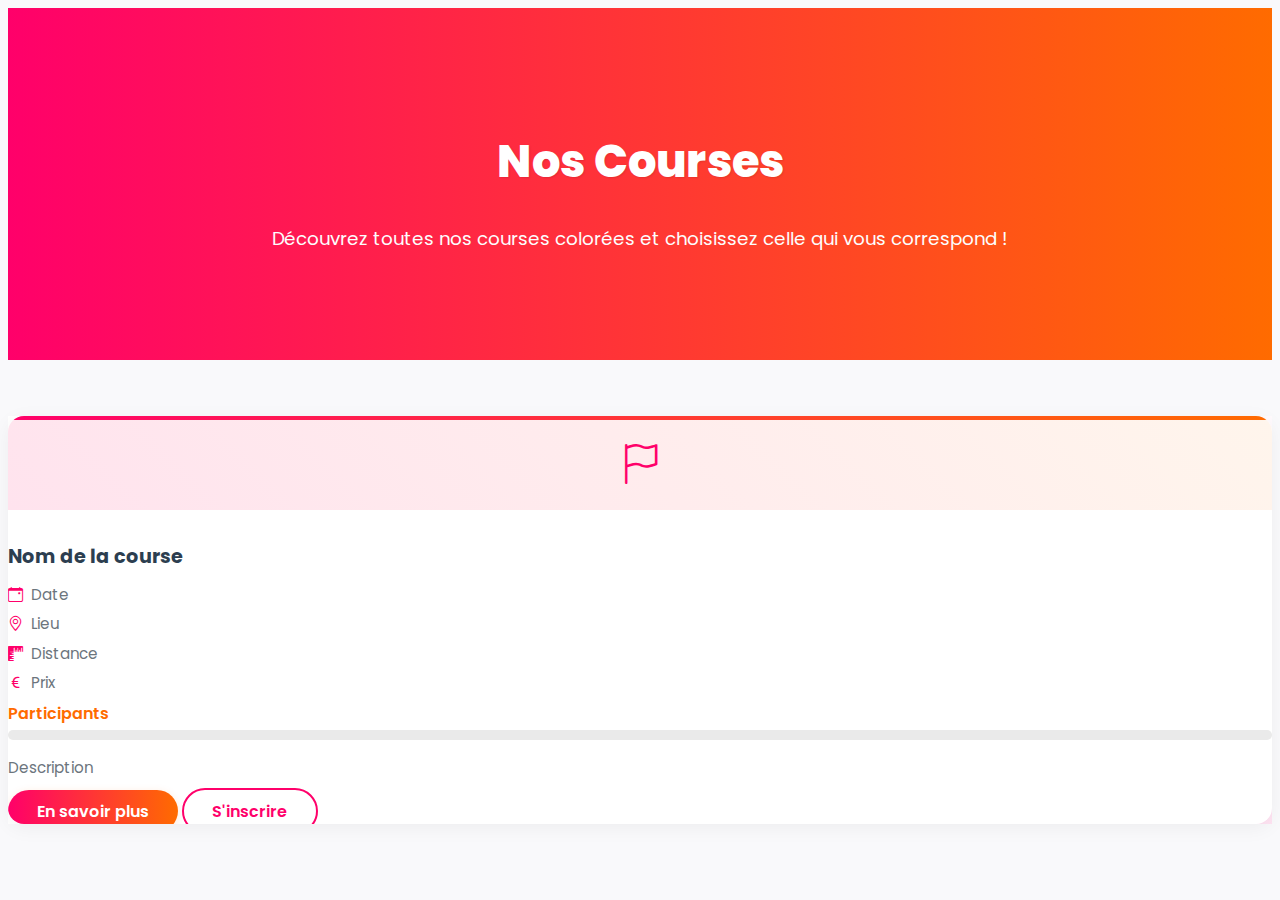
<file: src/main/resources/templates/races.html>
<!DOCTYPE html>
<html xmlns:th="http://www.thymeleaf.org" lang="fr">
<head>
    <meta charset="UTF-8">
    <meta name="viewport" content="width=device-width, initial-scale=1.0">
    <title>ColorRun - Courses</title>
    
    <!-- Google Fonts -->
    <link href="https://fonts.googleapis.com/css2?family=Poppins:wght@400;500;600;700&display=swap" rel="stylesheet">
    <!-- Bootstrap CSS -->
    <link rel="stylesheet" th:href="@{/webjars/bootstrap/5.3.2/css/bootstrap.min.css}">
    <!-- Bootstrap Icons -->
    <link rel="stylesheet" href="https://cdn.jsdelivr.net/npm/bootstrap-icons@1.11.1/font/bootstrap-icons.css">
    <!-- Custom CSS -->
    <link rel="stylesheet" th:href="@{/css/style.css}">
    
    <style>
:root {
    --color-pink: #ff006a;
    --color-orange: #ff6b00;
    --color-purple: #8a2be2;
    --color-bg-light: #f9f9fb;
    --color-white: #ffffff;
    --color-text-dark: #2c3e50;
    --color-text-muted: #6c757d;
}

body {
    font-family: 'Poppins', sans-serif;
    background: var(--color-bg-light);
    color: var(--color-text-dark);
}

/* Hero section */
.hero-section {
    background: linear-gradient(90deg, var(--color-pink) 0%, var(--color-orange) 100%);
    color: var(--color-white);
    min-height: 32vh;
    display: flex;
    align-items: center;
    justify-content: center;
    text-align: center;
    padding: 2rem 1rem;
    margin-bottom: 3.5rem;
}

.hero-section h1 {
    font-size: 2.8rem;
    font-weight: 800;
    color: #fff;
    text-shadow: 1px 1px 2px rgba(0,0,0,0.1);
}

.hero-section .lead {
    font-size: 1.15rem;
    font-weight: 400;
    color: #fdfdfd;
    margin-top: 0.7rem;
}

/* Cards */
.race-card {
    background: var(--color-white);
    border-radius: 16px;
    box-shadow: 0 4px 20px rgba(0,0,0,0.05);
    overflow: hidden;
    transition: transform 0.25s ease, box-shadow 0.25s ease;
    border: none;
}

.race-card:hover {
    transform: translateY(-5px);
    box-shadow: 0 6px 25px rgba(0,0,0,0.08);
}

.race-card::before {
    content: '';
    display: block;
    height: 4px;
    background: linear-gradient(90deg, var(--color-pink), var(--color-orange));
}

.card-img-top {
    font-size: 2.5rem;
    height: 90px;
    display: flex;
    align-items: center;
    justify-content: center;
    color: var(--color-pink);
    background: linear-gradient(45deg, #ffe3ee, #fff5ec);
}

.card-title {
    font-weight: 700;
    font-size: 1.2rem;
    margin-bottom: 0.75rem;
}

.race-info {
    display: flex;
    align-items: center;
    margin-bottom: 0.4rem;
    font-size: 0.95rem;
    color: var(--color-text-muted);
}

.race-info i {
    margin-right: 0.5rem;
    color: var(--color-pink);
}

/* Description et participants */
.race-description {
    font-size: 0.95rem;
    color: var(--color-text-muted);
    margin-top: 1rem;
    margin-bottom: 1.2rem;
}

.participants-count {
    font-weight: 600;
    color: var(--color-orange);
    margin-bottom: 0.3rem;
}

/* Progress bar */
.progress {
    height: 10px;
    background: #eaeaea;
    border-radius: 50px;
    overflow: hidden;
}

.progress-bar {
    background: linear-gradient(90deg, var(--color-pink), var(--color-orange));
    transition: width 0.3s ease;
}

/* Buttons */
.btn-primary {
    background: linear-gradient(90deg, var(--color-pink), var(--color-orange));
    border: none;
    border-radius: 25px;
    color: #fff;
    font-weight: 600;
    padding: 0.6rem 1.8rem;
    transition: background 0.3s ease;
    box-shadow: 0 2px 8px rgba(255, 107, 0, 0.15);
}

.btn-primary:hover {
    background: linear-gradient(90deg, var(--color-orange), var(--color-pink));
    color: #fff;
}

.btn-outline {
    background: #fff;
    border: 2px solid var(--color-pink);
    color: var(--color-pink);
    border-radius: 25px;
    font-weight: 600;
    padding: 0.6rem 1.8rem;
    transition: all 0.3s ease;
}

.btn-outline:hover {
    background: var(--color-pink);
    color: #fff;
}

/* Section container spacing */
section.container {
    margin-bottom: 4rem;
}

/* Responsive */
@media (max-width: 768px) {
    .hero-section h1 {
        font-size: 2.1rem;
    }
    .hero-section .lead {
        font-size: 1rem;
    }
}
</style>


</head>
<body>
    <!-- En-tête -->
    <div th:replace="~{fragments/header :: header}"></div>

    <!-- Hero Section -->
    <section class="hero-section text-center">
        <div class="color-powder"></div>
        <div class="color-powder"></div>
        <div class="color-powder"></div>
        <div class="color-powder"></div>
        <div class="color-powder"></div>
        
        <div class="container">
            <h1 class="display-4 mb-4">Nos Courses</h1>
            <p class="lead">Découvrez toutes nos courses colorées et choisissez celle qui vous correspond !</p>
        </div>
    </section>

    <!-- Liste des courses -->
    <section class="container mb-5">
        <div class="row">
            <div class="col-md-4 mb-4" th:each="race : ${races}" style="background: linear-gradient(135deg, #fff 70%, #FFD1EA 120%);">
                <div class="card race-card h-100">
                    <div class="card-img-top">
                        <i class="bi bi-flag"></i>
                    </div>
                    <div class="card-body">
                        <h5 class="card-title" th:text="${race.name}">Nom de la course</h5>
                        <div class="race-info">
                            <i class="bi bi-calendar-event"></i>
                            <span th:text="${race.date}">Date</span>
                        </div>
                        <div class="race-info">
                            <i class="bi bi-geo-alt"></i>
                            <span th:text="${race.location}">Lieu</span>
                        </div>
                        <div class="race-info">
                            <i class="bi bi-rulers"></i>
                            <span th:text="${race.distance + ' km'}">Distance</span>
                        </div>
                        <div class="race-info">
                            <i class="bi bi-currency-euro"></i>
                            <span th:text="${race.price + '€'}">Prix</span>
                        </div>
                        <div class="mb-3 mt-4">
                            <div class="participants-count mb-2" th:text="${race.participantsCount + ' / ' + race.maxParticipants + ' participants'}">
                                Participants
                            </div>
                            <div class="progress">
                                <div class="progress-bar" role="progressbar"
                                     th:style="'width: ' + ${(race.participantsCount * 100 / race.maxParticipants)} + '%'"
                                     th:aria-valuenow="${race.participantsCount}"
                                     th:aria-valuemin="0"
                                     th:aria-valuemax="${race.maxParticipants}">
                                </div>
                            </div>
                        </div>
                        <p class="race-description" th:text="${race.description}">Description</p>
                        <div class="d-flex justify-content-between align-items-center">
                            <a th:href="@{'/races/' + ${race.id}}" class="btn btn-primary">En savoir plus</a>
                            <a th:href="@{'/races/' + ${race.id} + '/register'}" class="btn btn-outline">S'inscrire</a>
                        </div>
                    </div>
                </div>
            </div>
        </div>
    </section>

    <!-- Pied de page -->
    <div th:replace="~{fragments/footer :: footer}"></div>

    <!-- Scripts -->
    <script th:src="@{/webjars/jquery/3.7.1/jquery.min.js}"></script>
    <script th:src="@{/webjars/bootstrap/5.3.2/js/bootstrap.bundle.min.js}"></script>
</body>
</html>
</file>
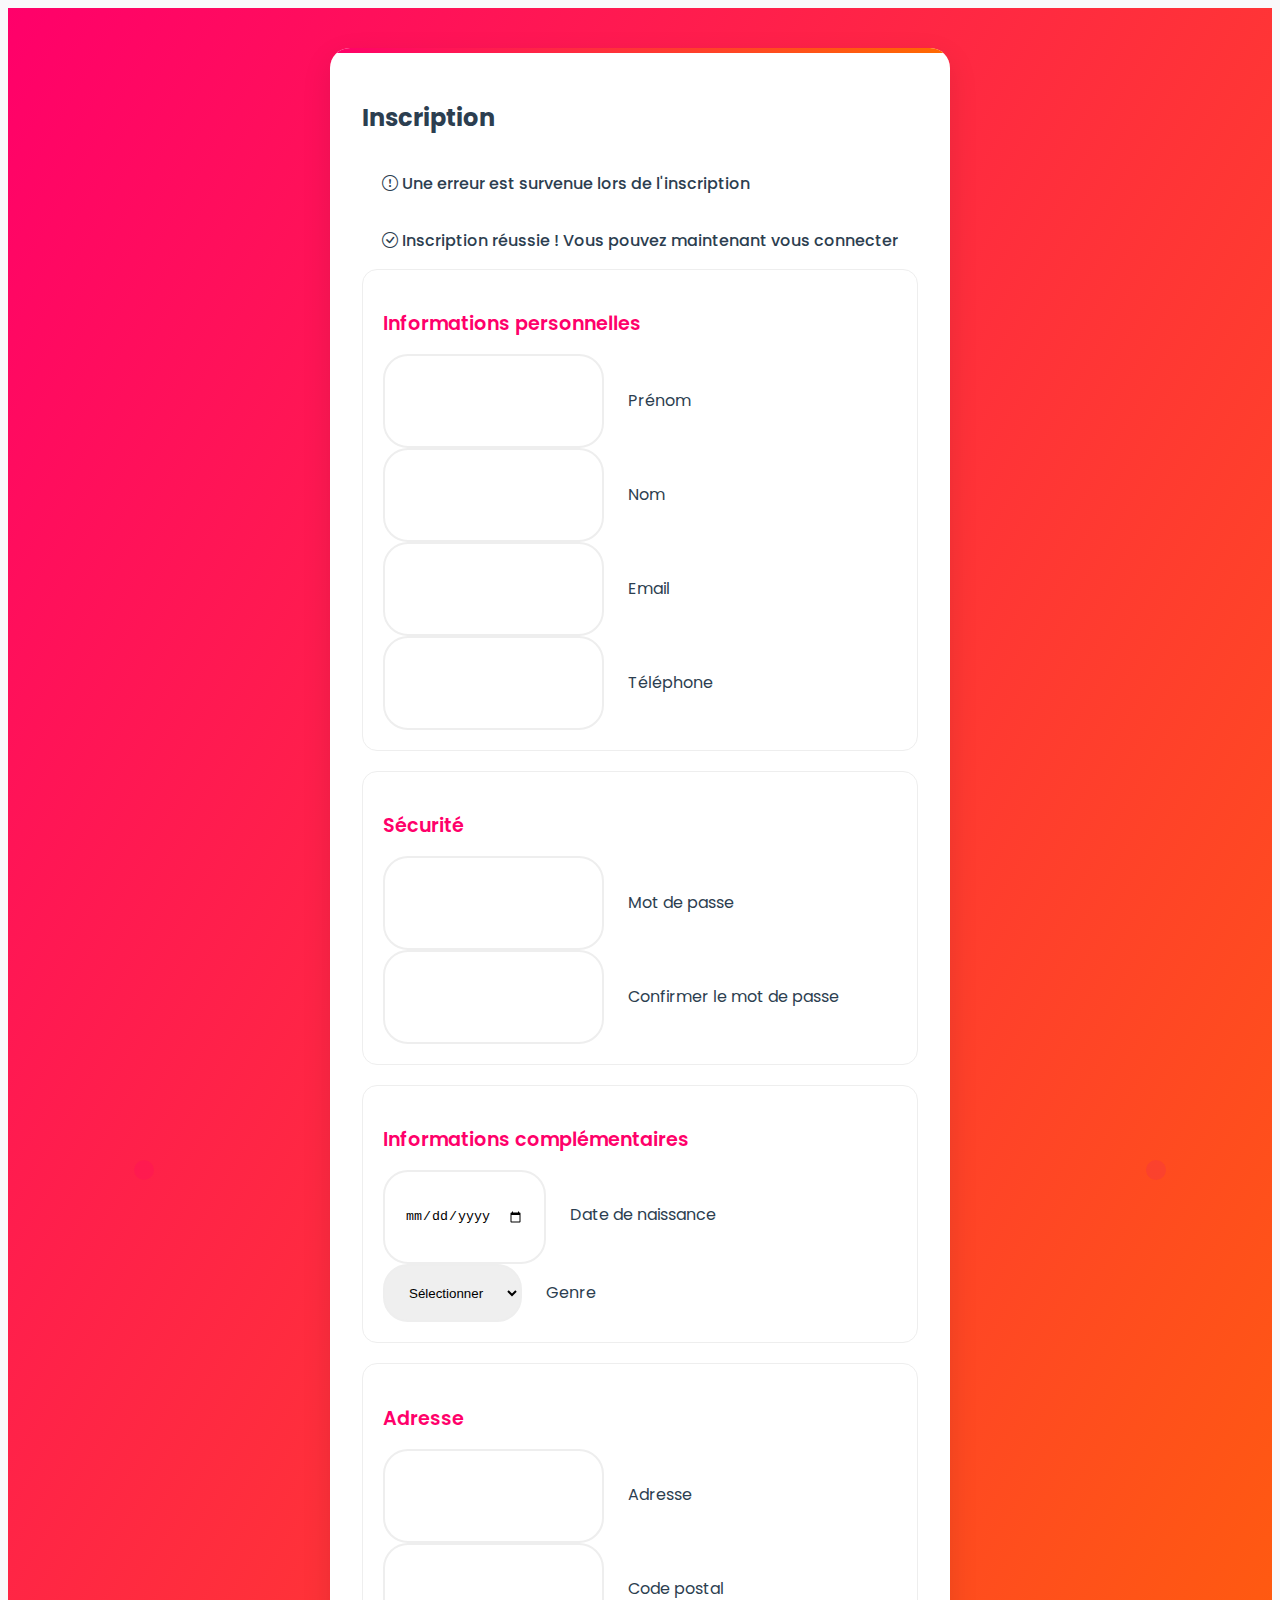
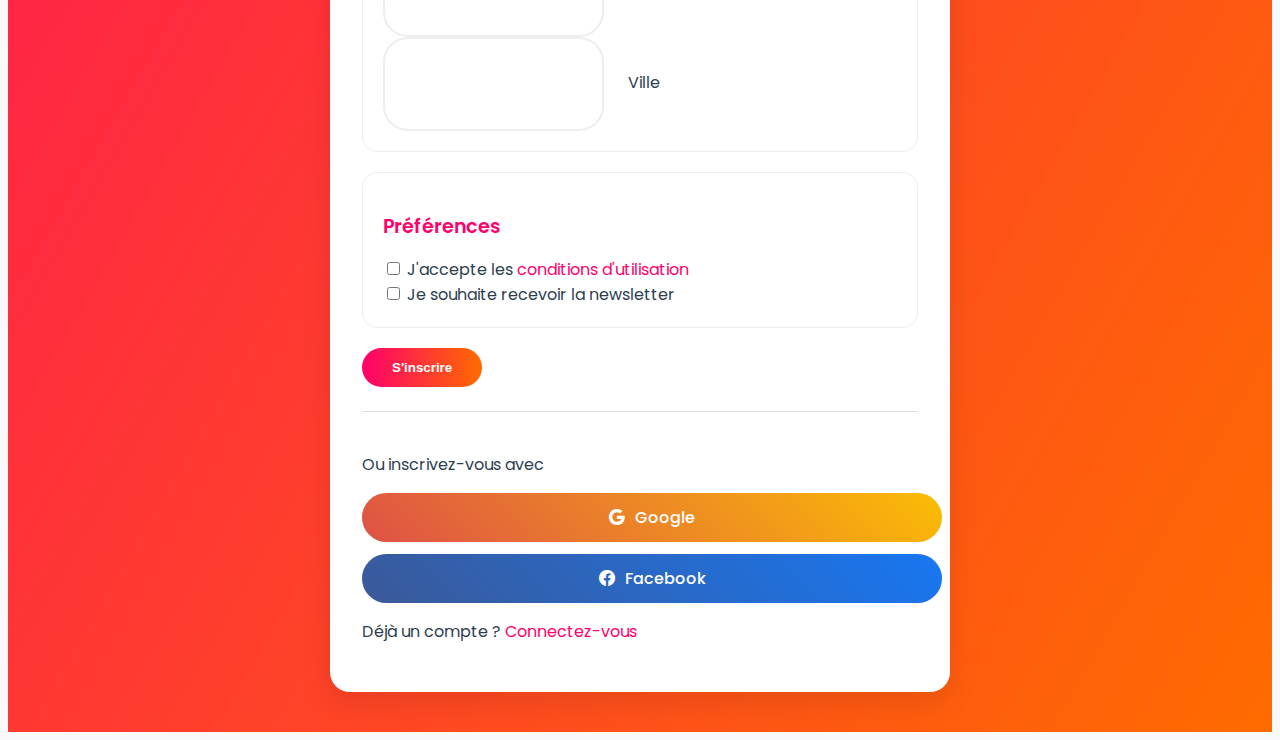
<file: src/main/resources/templates/register.html>
<!DOCTYPE html>
<html xmlns:th="http://www.thymeleaf.org" lang="fr">
<head>
    <meta charset="UTF-8">
    <meta name="viewport" content="width=device-width, initial-scale=1.0">
    <title>Inscription - ColorRun</title>
    
    <!-- Google Fonts -->
    <link href="https://fonts.googleapis.com/css2?family=Poppins:wght@400;500;600;700&display=swap" rel="stylesheet">
    <!-- Bootstrap CSS -->
    <link rel="stylesheet" th:href="@{/webjars/bootstrap/5.3.2/css/bootstrap.min.css}">
    <!-- Bootstrap Icons -->
    <link rel="stylesheet" href="https://cdn.jsdelivr.net/npm/bootstrap-icons@1.11.1/font/bootstrap-icons.css">
    <!-- Custom CSS -->
    <link rel="stylesheet" th:href="@{/css/style.css}">
    
    <style>
:root {
    --color-pink: #ff006a;
    --color-orange: #ff6b00;
    --color-light: #ffffff;
    --color-bg: #f9f9fb;
    --color-dark: #2c3e50;
}

/* Page */
body {
    font-family: 'Poppins', sans-serif;
    background: var(--color-bg);
    color: var(--color-dark);
}

/* Container */
.register-container {
    min-height: calc(100vh - 200px);
    display: flex;
    align-items: center;
    justify-content: center;
    background: linear-gradient(120deg, var(--color-pink), var(--color-orange));
    padding: 40px 0;
    position: relative;
    overflow: hidden;
}

/* Card */
.register-card {
    background: var(--color-light);
    border-radius: 20px;
    padding: 2rem;
    box-shadow: 0 10px 30px rgba(0, 0, 0, 0.1);
    position: relative;
    overflow: hidden;
}

.register-card::before {
    content: '';
    position: absolute;
    top: 0; left: 0;
    width: 100%;
    height: 5px;
    background: linear-gradient(90deg, var(--color-pink), var(--color-orange));
}

/* Section titres */
.section-title {
    color: var(--color-pink);
    font-size: 1.2rem;
    font-weight: 600;
    margin-bottom: 1rem;
}

/* Form section blocs */
.form-section {
    background: rgba(255, 255, 255, 0.06);
    border-radius: 15px;
    padding: 20px;
    margin-bottom: 20px;
    border: 1px solid #eee;
}

/* Inputs */
.form-control, .form-select {
    border-radius: 25px;
    padding: 1rem 1.25rem;
    border: 2px solid #eee;
    transition: all 0.3s ease;
}

.form-control:focus, .form-select:focus {
    border-color: var(--color-pink);
    box-shadow: 0 0 0 0.2rem rgba(255, 0, 106, 0.2);
}

/* Floating labels */
.form-floating > .form-control,
.form-floating > .form-control-plaintext,
.form-floating > .form-select {
    height: calc(3.5rem + 2px);
    line-height: 1.25;
}

.form-floating > label {
    padding: 1rem 1.25rem;
}

/* Button */
.btn-primary {
    background: linear-gradient(90deg, var(--color-pink), var(--color-orange));
    border: none;
    color: white;
    font-weight: 600;
    border-radius: 25px;
    padding: 12px 30px;
    transition: all 0.3s ease;
}

.btn-primary:hover {
    background: linear-gradient(90deg, var(--color-orange), var(--color-pink));
    transform: translateY(-2px);
}

/* Social */
.social-register {
    border-top: 1px solid #dee2e6;
    padding-top: 1.5rem;
    margin-top: 1.5rem;
}

.social-btn {
    width: 100%;
    padding: 12px;
    margin-bottom: 12px;
    border-radius: 25px;
    font-weight: 500;
    display: flex;
    align-items: center;
    justify-content: center;
    gap: 10px;
    transition: all 0.3s ease;
    color: #fff;
    border: none;
}

.google-btn {
    background: linear-gradient(45deg, #de5246, #fbbc05);
}

.facebook-btn {
    background: linear-gradient(45deg, #3b5998, #1877f2);
}

.social-btn:hover {
    transform: translateY(-2px);
    box-shadow: 0 5px 15px rgba(0,0,0,0.1);
}

/* Checkbox */
.form-check-input:checked {
    background-color: var(--color-pink);
    border-color: var(--color-pink);
}

/* Alerts */
.alert {
    border-radius: 25px;
    padding: 1rem 1.25rem;
    font-weight: 500;
}

/* Links */
a {
    color: var(--color-pink);
    text-decoration: none;
    transition: 0.2s ease;
}

a:hover {
    color: var(--color-orange);
    text-decoration: underline;
}

/* Color Powder (optionnel déco) */
.color-powder {
    position: absolute;
    width: 20px;
    height: 20px;
    border-radius: 50%;
    animation: colorPowder 3s infinite ease-in-out alternate;
    opacity: 0.2;
}

.color-powder:nth-child(1) { background-color: var(--color-pink); left: 10%; animation-delay: 0s; }
.color-powder:nth-child(2) { background-color: var(--color-orange); left: 30%; animation-delay: 0.4s; }
.color-powder:nth-child(3) { background-color: #ffc107; left: 50%; animation-delay: 0.8s; }
.color-powder:nth-child(4) { background-color: #ff80ab; left: 70%; animation-delay: 1.2s; }
.color-powder:nth-child(5) { background-color: #e91e63; left: 90%; animation-delay: 1.6s; }

@keyframes colorPowder {
    from {
        transform: translateY(0) scale(1);
    }
    to {
        transform: translateY(-20px) scale(1.2);
    }
}
</style>

</head>
<body>
    <!-- En-tête -->
    <div th:replace="~{fragments/header :: header}"></div>

    <!-- Contenu principal -->
    <div class="register-container">
        <div class="color-powder"></div>
        <div class="color-powder"></div>
        <div class="color-powder"></div>
        <div class="color-powder"></div>
        <div class="color-powder"></div>
        
        <div class="container">
            <div class="row justify-content-center">
                <div class="col-md-8 col-lg-6">
                    <div class="register-card p-4">
                        <h2 class="text-center mb-4">Inscription</h2>
                        
                        <!-- Messages d'erreur/succès -->
                        <div th:if="${param.error}" class="alert alert-danger">
                            <i class="bi bi-exclamation-circle me-2"></i>
                            Une erreur est survenue lors de l'inscription
                        </div>
                        <div th:if="${param.success}" class="alert alert-success">
                            <i class="bi bi-check-circle me-2"></i>
                            Inscription réussie ! Vous pouvez maintenant vous connecter
                        </div>
                        
                        <!-- Formulaire d'inscription -->
                        <form th:action="@{/register}" method="post" th:object="${user}">
                            <!-- Informations personnelles -->
                            <div class="form-section">
                                <h3 class="section-title">Informations personnelles</h3>
                                <div class="row g-3">
                                    <div class="col-md-6">
                                        <div class="form-floating">
                                            <input type="text" class="form-control" id="firstName" th:field="*{firstName}" required>
                                            <label for="firstName">Prénom</label>
                                        </div>
                                    </div>
                                    <div class="col-md-6">
                                        <div class="form-floating">
                                            <input type="text" class="form-control" id="lastName" th:field="*{lastName}" required>
                                            <label for="lastName">Nom</label>
                                        </div>
                                    </div>
                                </div>

                                <div class="form-floating mt-3">
                                    <input type="email" class="form-control" id="email" th:field="*{email}" required>
                                    <label for="email">Email</label>
                                </div>

                                <div class="form-floating mt-3">
                                    <input type="tel" class="form-control" id="phone" th:field="*{phone}" required>
                                    <label for="phone">Téléphone</label>
                                </div>
                            </div>

                            <!-- Sécurité -->
                            <div class="form-section">
                                <h3 class="section-title">Sécurité</h3>
                                <div class="row g-3">
                                    <div class="col-md-6">
                                        <div class="form-floating">
                                            <input type="password" class="form-control" id="password" th:field="*{password}" required>
                                            <label for="password">Mot de passe</label>
                                        </div>
                                    </div>
                                    <div class="col-md-6">
                                        <div class="form-floating">
                                            <input type="password" class="form-control" id="confirmPassword" name="confirmPassword" required>
                                            <label for="confirmPassword">Confirmer le mot de passe</label>
                                        </div>
                                    </div>
                                </div>
                            </div>

                            <!-- Informations complémentaires -->
                            <div class="form-section">
                                <h3 class="section-title">Informations complémentaires</h3>
                                <div class="row g-3">
                                    <div class="col-md-6">
                                        <div class="form-floating">
                                            <input type="date" class="form-control" id="birthDate" th:field="*{birthDate}" required>
                                            <label for="birthDate">Date de naissance</label>
                                        </div>
                                    </div>
                                    <div class="col-md-6">
                                        <div class="form-floating">
                                            <select class="form-select" id="gender" th:field="*{gender}" required>
                                                <option value="">Sélectionner</option>
                                                <option value="M">Homme</option>
                                                <option value="F">Femme</option>
                                                <option value="O">Autre</option>
                                            </select>
                                            <label for="gender">Genre</label>
                                        </div>
                                    </div>
                                </div>
                            </div>

                            <!-- Adresse -->
                            <div class="form-section">
                                <h3 class="section-title">Adresse</h3>
                                <div class="form-floating mb-3">
                                    <input type="text" class="form-control" id="address" th:field="*{address}" required>
                                    <label for="address">Adresse</label>
                                </div>

                                <div class="row g-3">
                                    <div class="col-md-4">
                                        <div class="form-floating">
                                            <input type="text" class="form-control" id="postalCode" th:field="*{postalCode}" required>
                                            <label for="postalCode">Code postal</label>
                                        </div>
                                    </div>
                                    <div class="col-md-8">
                                        <div class="form-floating">
                                            <input type="text" class="form-control" id="city" th:field="*{city}" required>
                                            <label for="city">Ville</label>
                                        </div>
                                    </div>
                                </div>
                            </div>

                            <!-- Préférences -->
                            <div class="form-section">
                                <h3 class="section-title">Préférences</h3>
                                <div class="form-check mb-2">
                                    <input type="checkbox" class="form-check-input" id="terms" name="terms" required>
                                    <label class="form-check-label" for="terms">
                                        J'accepte les <a th:href="@{/terms}" target="_blank">conditions d'utilisation</a>
                                    </label>
                                </div>

                                <div class="form-check">
                                    <input type="checkbox" class="form-check-input" id="newsletter" name="newsletter">
                                    <label class="form-check-label" for="newsletter">
                                        Je souhaite recevoir la newsletter
                                    </label>
                                </div>
                            </div>

                            <div class="d-grid mt-4">
                                <button type="submit" class="btn btn-primary hover-effect">S'inscrire</button>
                            </div>
                        </form>
                        
                        <!-- Inscription sociale -->
                        <div class="social-register">
                            <p class="text-center mb-3">Ou inscrivez-vous avec</p>
                            <a href="/oauth2/authorization/google" class="btn social-btn google-btn hover-effect">
                                <i class="bi bi-google"></i>
                                Google
                            </a>
                            <a href="/oauth2/authorization/facebook" class="btn social-btn facebook-btn hover-effect">
                                <i class="bi bi-facebook"></i>
                                Facebook
                            </a>
                        </div>
                        
                        <!-- Lien de connexion -->
                        <div class="text-center mt-3">
                            <p class="mb-0">
                                Déjà un compte ?
                                <a th:href="@{/login}" class="text-decoration-none">Connectez-vous</a>
                            </p>
                        </div>
                    </div>
                </div>
            </div>
        </div>
    </div>

    <!-- Pied de page -->
    <div th:replace="~{fragments/footer :: footer}"></div>

    <!-- Scripts -->
    <script th:src="@{/webjars/jquery/3.7.1/jquery.min.js}"></script>
    <script th:src="@{/webjars/bootstrap/5.3.2/js/bootstrap.bundle.min.js}"></script>
    <script>
        // Validation du formulaire
        document.querySelector('form').addEventListener('submit', function(e) {
            const password = document.getElementById('password');
            const confirmPassword = document.getElementById('confirmPassword');
            
            if (password.value !== confirmPassword.value) {
                e.preventDefault();
                alert('Les mots de passe ne correspondent pas');
            }
        });
    </script>
</body>
</html>
</file>
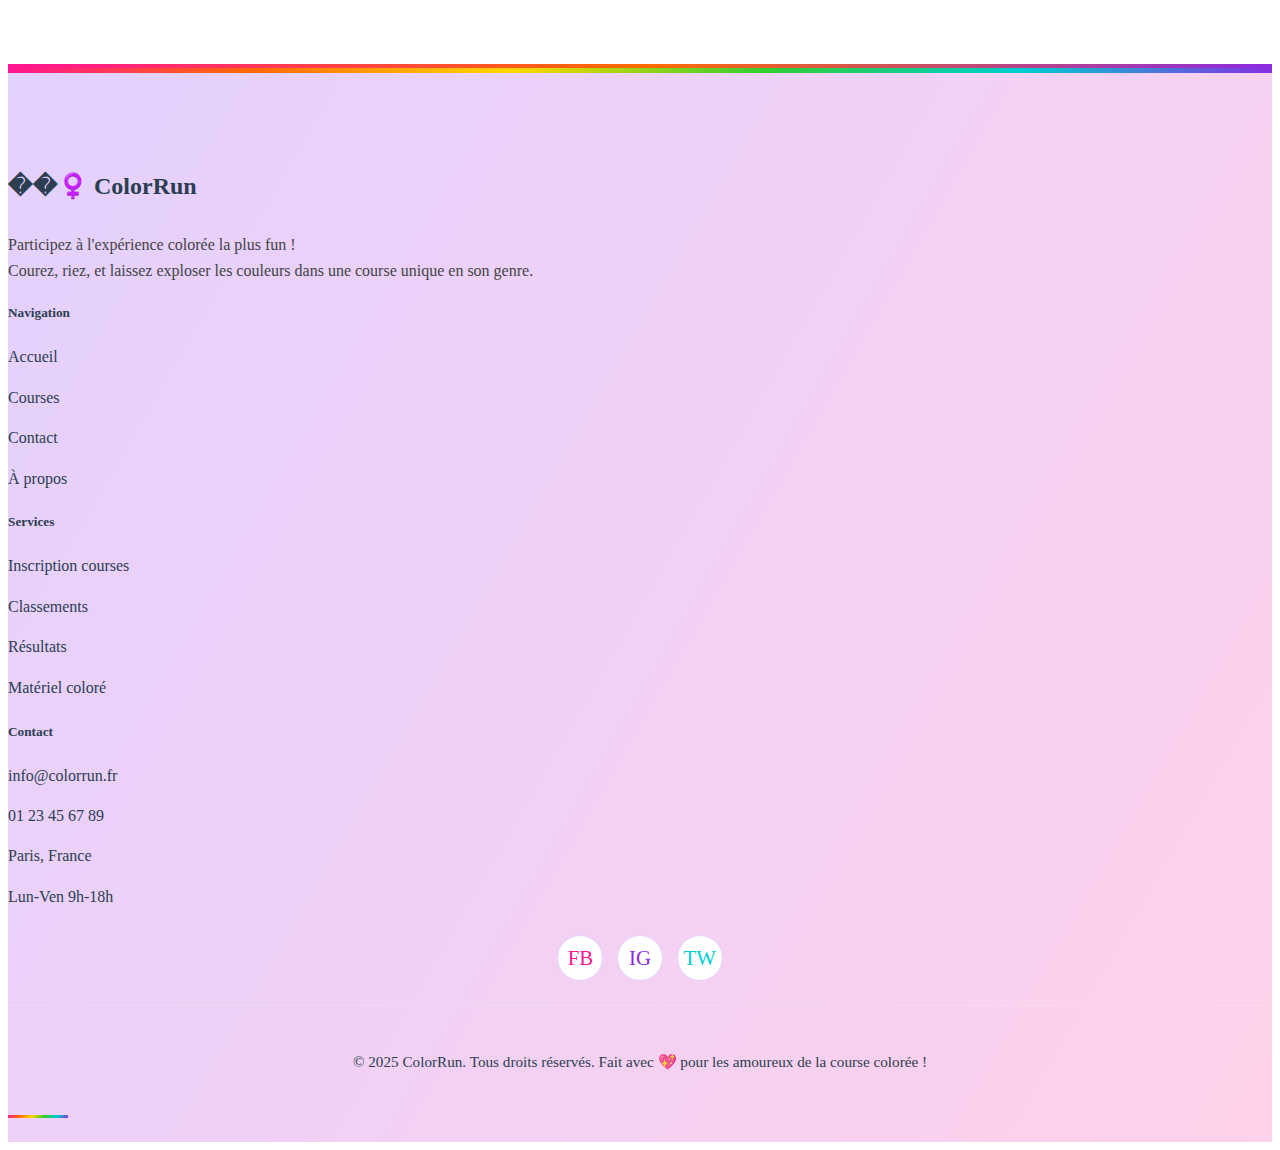
<file: src/main/resources/templates/fragments/footer.html>
<!DOCTYPE html>
<html xmlns:th="http://www.thymeleaf.org">
<head>
    <meta charset="UTF-8">
    <style>
        :root {
            /* Color Run Theme - Palette cohérente */
            --primary-pink: #FF1493;
            --primary-orange: #FF6B00;
            --primary-yellow: #FFD700;
            --primary-green: #32CD32;
            --primary-blue: #00CED1;
            --primary-purple: #8A2BE2;
            
            /* Gradients harmonieux */
            --gradient-rainbow: linear-gradient(135deg, 
                var(--primary-pink) 0%, 
                var(--primary-orange) 20%, 
                var(--primary-yellow) 40%, 
                var(--primary-green) 60%, 
                var(--primary-blue) 80%, 
                var(--primary-purple) 100%);
            --gradient-ocean: linear-gradient(135deg, var(--primary-blue), var(--primary-purple));
            
            --text-light: #ffffff;
            --shadow: 0 4px 15px rgba(0,0,0,0.1);
            --footer-violet-pastel: #E3D1FF;
            --footer-pink-pastel: #FFD1EA;
        }

        footer {
            background: linear-gradient(120deg, var(--footer-violet-pastel) 0%, var(--footer-pink-pastel) 100%) !important;
            color: #2c3e50;
            padding: 4rem 0 2rem;
            position: relative;
            overflow: hidden;
            margin-top: 4rem;
        }

        footer::before {
            content: '';
            position: absolute;
            top: 0;
            left: 0;
            right: 0;
            height: 5px;
            background: var(--gradient-rainbow);
        }

        footer::after {
            content: '';
            position: absolute;
            bottom: 0;
            left: 0;
            right: 0;
            bottom: 0;
            background: url('data:image/svg+xml,<svg xmlns="http://www.w3.org/2000/svg" viewBox="0 0 100 20"><defs><radialGradient id="footerPowder" cx="50%" cy="50%" r="50%"><stop offset="0%" style="stop-color:rgba(255,255,255,0.05)"/><stop offset="100%" style="stop-color:rgba(255,255,255,0)"/></radialGradient></defs><circle cx="15" cy="5" r="3" fill="url(%23footerPowder)"/><circle cx="35" cy="12" r="4" fill="url(%23footerPowder)"/><circle cx="55" cy="8" r="5" fill="url(%23footerPowder)"/><circle cx="75" cy="15" r="3" fill="url(%23footerPowder)"/><circle cx="90" cy="6" r="4" fill="url(%23footerPowder)"/></svg>') repeat;
            animation: floatReverse 25s infinite linear;
            pointer-events: none;
        }

        @keyframes floatReverse {
            0% { transform: translateX(100px); }
            100% { transform: translateX(-100px); }
        }

        .footer-content {
            position: relative;
            z-index: 2;
        }

        footer h5, .footer-logo {
            color: #2c3e50 !important;
            background: none !important;
            -webkit-text-fill-color: unset !important;
        }

        footer h5::after {
            content: '';
            position: absolute;
            bottom: -8px;
            left: 0;
            width: 60px;
            height: 3px;
            background: var(--gradient-rainbow);
            border-radius: 2px;
        }

        footer ul {
            list-style: none;
            padding: 0;
        }

        footer ul li {
            margin-bottom: 0.8rem;
        }

        footer ul li a, .footer-bottom {
            color: #2c3e50 !important;
        }

        footer ul li a {
            text-decoration: none;
            transition: all 0.3s ease;
            font-weight: 500;
            padding: 0.3rem 0;
            display: inline-block;
        }

        footer ul li a:hover {
            color: #ffe0f3;
            transform: translateX(5px);
            text-shadow: 0 2px 4px rgba(0,0,0,0.13);
        }

        .footer-social {
            text-align: center;
            margin: 2.5rem 0 1.5rem;
        }

        .footer-social a {
            display: inline-block;
            width: 44px;
            height: 44px;
            background: #fff;
            border-radius: 50%;
            margin: 0 0.4rem;
            line-height: 44px;
            color: #8A2BE2;
            font-size: 1.4rem;
            transition: all 0.3s ease;
            border: 1px solid #E3D1FF;
        }

        .footer-social a:hover {
            background: #FFD1EA;
            color: #FF1493;
        }

        .footer-bottom {
            border-top: 1px solid rgba(255, 255, 255, 0.18);
            padding-top: 2rem;
            text-align: center;
            font-size: 1rem;
            margin-top: 1.5rem;
        }

        .footer-logo {
            font-size: 2rem;
            font-weight: 800;
            margin-bottom: 1rem;
            display: inline-block;
        }

        /* Responsive design */
        @media (max-width: 768px) {
            footer {
                padding: 3rem 0 1.5rem;
                text-align: center;
            }
            
            footer h5::after {
                left: 50%;
                transform: translateX(-50%);
            }
            
            .footer-social a {
                width: 40px;
                height: 40px;
                line-height: 40px;
                font-size: 1.2rem;
            }
        }
    </style>
</head>
<body>
    <footer th:fragment="footer" style="background: #fff; color: #222; border-top: 4px solid; border-image: linear-gradient(90deg, #FF1493, #FF6B00, #8A2BE2) 1;">
        <div class="container footer-content" style="padding: 2.5rem 0 1.5rem 0;">
            <div class="row">
                <div class="col-lg-4 col-md-6 mb-4">
                    <div class="footer-logo" style="font-weight:700; font-size:1.5rem; color:#FF1493;">��‍♀️ ColorRun</div>
                    <p style="color: #444; line-height: 1.6; margin-top:1rem;">
                        Participez à l'expérience colorée la plus fun !<br>
                        Courez, riez, et laissez exploser les couleurs dans une course unique en son genre.
                    </p>
                </div>
                <div class="col-lg-2 col-md-6 mb-4">
                    <h5 style="color:#2c3e50;">Navigation</h5>
                    <ul style="padding-left:0; list-style: none;">
                        <li><a href="/" style="color:#2c3e50; text-decoration:none;">Accueil</a></li>
                        <li><a href="/races" style="color:#2c3e50; text-decoration:none;">Courses</a></li>
                        <li><a href="/contact" style="color:#2c3e50; text-decoration:none;">Contact</a></li>
                        <li><a href="/about" style="color:#2c3e50; text-decoration:none;">À propos</a></li>
                    </ul>
                </div>
                <div class="col-lg-3 col-md-6 mb-4">
                    <h5 style="color:#2c3e50;">Services</h5>
                    <ul style="padding-left:0; list-style: none;">
                        <li><a href="#" style="color:#2c3e50; text-decoration:none;">Inscription courses</a></li>
                        <li><a href="#" style="color:#2c3e50; text-decoration:none;">Classements</a></li>
                        <li><a href="#" style="color:#2c3e50; text-decoration:none;">Résultats</a></li>
                        <li><a href="#" style="color:#2c3e50; text-decoration:none;">Matériel coloré</a></li>
                    </ul>
                </div>
                <div class="col-lg-3 col-md-6 mb-4">
                    <h5 style="color:#2c3e50;">Contact</h5>
                    <ul style="padding-left:0; list-style: none;">
                        <li><a href="mailto:info@colorrun.fr" style="color:#2c3e50; text-decoration:none;">info@colorrun.fr</a></li>
                        <li><a href="tel:+33123456789" style="color:#2c3e50; text-decoration:none;">01 23 45 67 89</a></li>
                        <li><a href="#" style="color:#2c3e50; text-decoration:none;">Paris, France</a></li>
                        <li><a href="#" style="color:#2c3e50; text-decoration:none;">Lun-Ven 9h-18h</a></li>
                    </ul>
                </div>
            </div>
            <div class="footer-social" style="text-align:center; margin:1.5rem 0;">
                <a href="#" style="color:#FF1493; margin:0 0.3rem; text-decoration:none; font-size:1.3rem;">FB</a>
                <a href="#" style="color:#8A2BE2; margin:0 0.3rem; text-decoration:none; font-size:1.3rem;">IG</a>
                <a href="#" style="color:#00CED1; margin:0 0.3rem; text-decoration:none; font-size:1.3rem;">TW</a>
            </div>
            <div class="footer-bottom" style="text-align:center; color:#888; font-size:0.95rem;">
                <p>&copy; 2025 ColorRun. Tous droits réservés. Fait avec <span style="color:#FF1493;">💖</span> pour les amoureux de la course colorée !</p>
            </div>
        </div>
    </footer>
</body>
</html>
</file>
